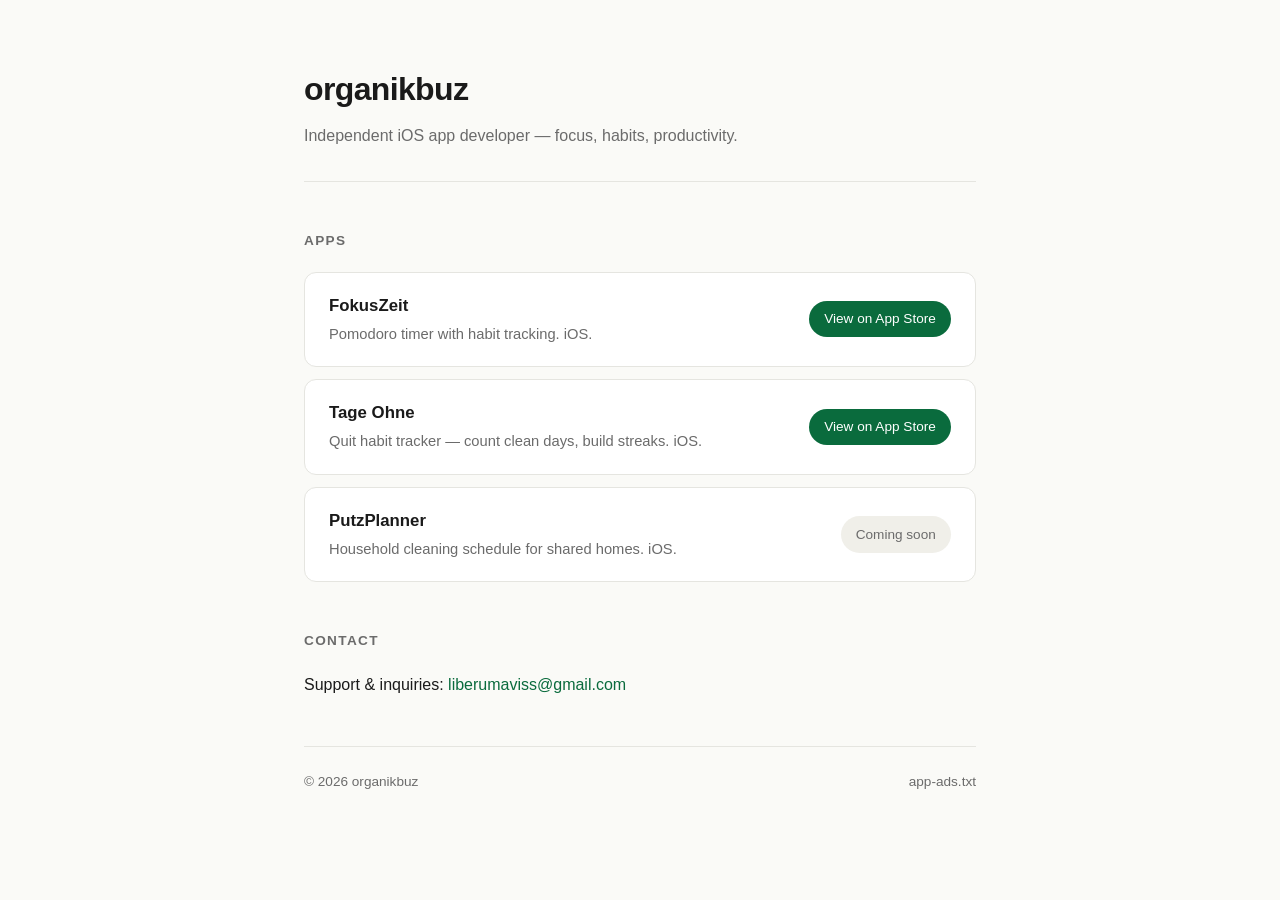
<file: index.html>
<!DOCTYPE html>
<html lang="en">
<head>
<meta charset="UTF-8">
<meta name="viewport" content="width=device-width, initial-scale=1">
<title>organikbuz — Independent Mobile App Developer</title>
<meta name="description" content="Independent iOS app developer. Focus, habits, productivity.">
<meta name="author" content="organikbuz">
<style>
  :root {
    --bg: #fafaf7;
    --surface: #ffffff;
    --text: #1a1a1a;
    --muted: #6b6b6b;
    --border: #e5e5e0;
    --accent: #0a6b3d;
  }
  * { box-sizing: border-box; }
  html, body { margin: 0; padding: 0; }
  body {
    font-family: -apple-system, BlinkMacSystemFont, "Segoe UI", "Helvetica Neue", sans-serif;
    background: var(--bg);
    color: var(--text);
    line-height: 1.6;
    -webkit-font-smoothing: antialiased;
  }
  .container {
    max-width: 720px;
    margin: 0 auto;
    padding: 4rem 1.5rem 3rem;
  }
  header {
    border-bottom: 1px solid var(--border);
    padding-bottom: 2rem;
    margin-bottom: 3rem;
  }
  h1 {
    font-size: 2rem;
    margin: 0 0 0.5rem 0;
    letter-spacing: -0.02em;
  }
  .tagline {
    color: var(--muted);
    margin: 0;
  }
  h2 {
    font-size: 0.85rem;
    text-transform: uppercase;
    letter-spacing: 0.1em;
    color: var(--muted);
    margin: 0 0 1.25rem 0;
    font-weight: 600;
  }
  section { margin-bottom: 3rem; }
  .app {
    background: var(--surface);
    border: 1px solid var(--border);
    border-radius: 12px;
    padding: 1.25rem 1.5rem;
    margin-bottom: 0.75rem;
    display: flex;
    justify-content: space-between;
    align-items: center;
    gap: 1rem;
    flex-wrap: wrap;
  }
  .app-info { flex: 1; min-width: 220px; }
  .app-name {
    font-weight: 600;
    font-size: 1.05rem;
    margin: 0 0 0.2rem 0;
  }
  .app-desc {
    color: var(--muted);
    margin: 0;
    font-size: 0.92rem;
  }
  .badge {
    display: inline-block;
    padding: 0.45rem 0.95rem;
    border-radius: 999px;
    font-size: 0.85rem;
    font-weight: 500;
    text-decoration: none;
    white-space: nowrap;
    transition: opacity 0.15s ease;
  }
  .badge-live {
    background: var(--accent);
    color: white;
  }
  .badge-live:hover { opacity: 0.85; }
  .badge-soon {
    background: #f0efe9;
    color: var(--muted);
  }
  .contact p { margin: 0; }
  .contact a {
    color: var(--accent);
    text-decoration: none;
  }
  .contact a:hover { text-decoration: underline; }
  footer {
    margin-top: 3rem;
    padding-top: 1.5rem;
    border-top: 1px solid var(--border);
    color: var(--muted);
    font-size: 0.85rem;
    display: flex;
    justify-content: space-between;
    flex-wrap: wrap;
    gap: 1rem;
  }
  footer a {
    color: var(--muted);
    text-decoration: none;
  }
  footer a:hover { color: var(--text); }
</style>
</head>
<body>
<div class="container">

  <header>
    <h1>organikbuz</h1>
    <p class="tagline">Independent iOS app developer — focus, habits, productivity.</p>
  </header>

  <section>
    <h2>Apps</h2>

    <div class="app">
      <div class="app-info">
        <p class="app-name">FokusZeit</p>
        <p class="app-desc">Pomodoro timer with habit tracking. iOS.</p>
      </div>
      <a class="badge badge-live" href="https://apps.apple.com/app/id6761782771">View on App Store</a>
    </div>

    <div class="app">
      <div class="app-info">
        <p class="app-name">Tage Ohne</p>
        <p class="app-desc">Quit habit tracker — count clean days, build streaks. iOS.</p>
      </div>
      <a class="badge badge-live" href="https://apps.apple.com/app/id6762144851">View on App Store</a>
    </div>

    <div class="app">
      <div class="app-info">
        <p class="app-name">PutzPlanner</p>
        <p class="app-desc">Household cleaning schedule for shared homes. iOS.</p>
      </div>
      <span class="badge badge-soon">Coming soon</span>
    </div>

  </section>

  <section class="contact">
    <h2>Contact</h2>
    <p>Support &amp; inquiries: <a href="mailto:liberumaviss@gmail.com">liberumaviss@gmail.com</a></p>
  </section>

  <footer>
    <span>&copy; 2026 organikbuz</span>
    <a href="/app-ads.txt">app-ads.txt</a>
  </footer>

</div>
</body>
</html>
</file>
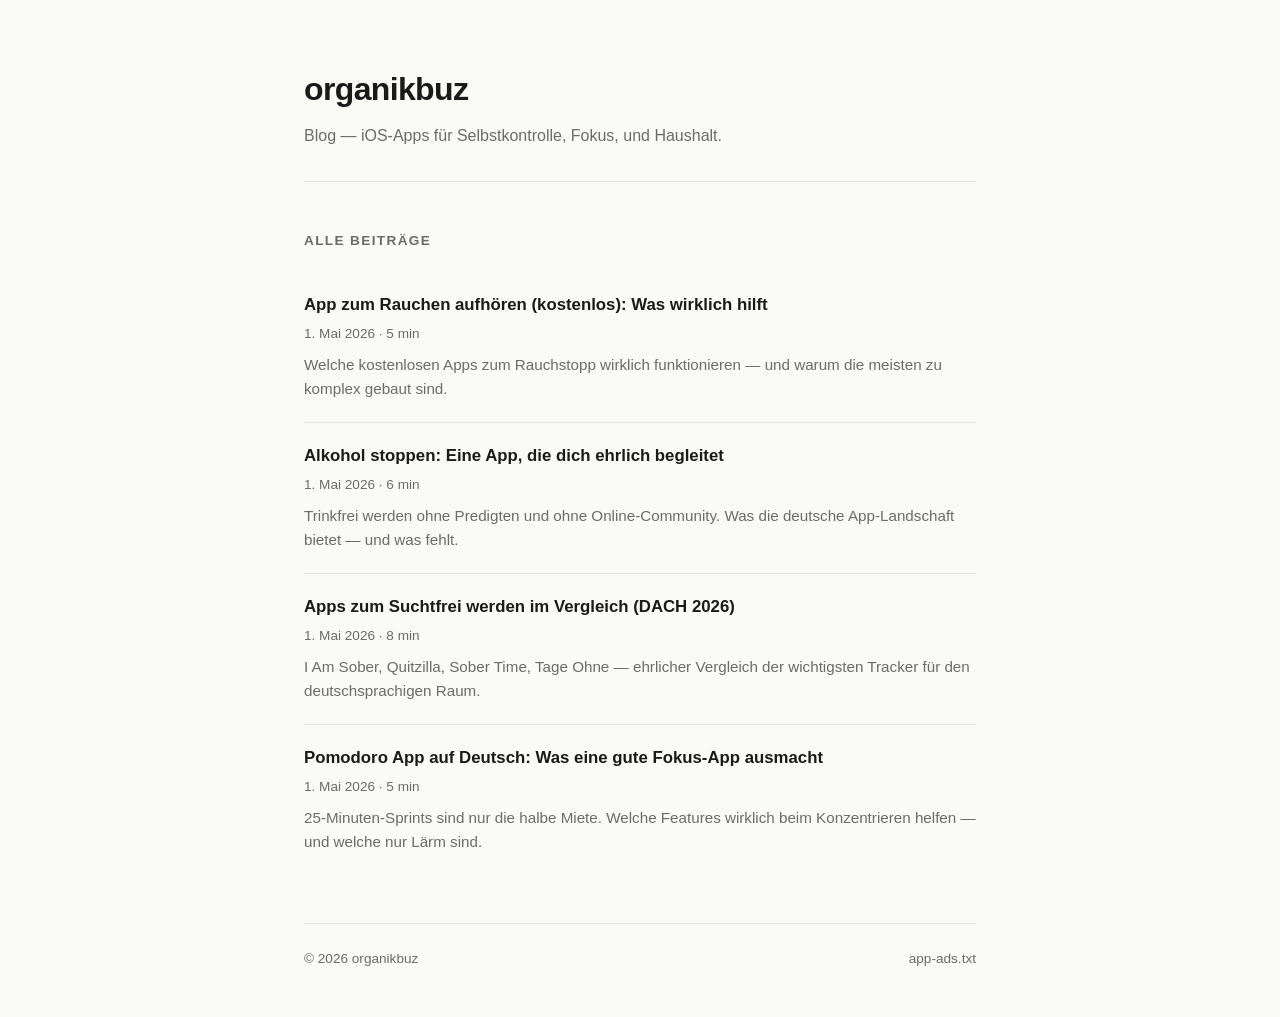
<file: blog/index.html>
<!DOCTYPE html>
<html lang="de">
<head>
<meta charset="UTF-8">
<meta name="viewport" content="width=device-width, initial-scale=1">
<title>Blog — organikbuz</title>
<meta name="description" content="Blog über iOS-Apps zum Aufhören, Konzentrieren und Aufräumen. Ehrliche Texte aus der Indie-App-Entwicklung im DACH-Raum.">
<link rel="stylesheet" href="/style.css">
</head>
<body>
<div class="container">

  <header>
    <h1><a href="/">organikbuz</a></h1>
    <p class="tagline">Blog — iOS-Apps für Selbstkontrolle, Fokus, und Haushalt.</p>
  </header>

  <section>
    <h2>Alle Beiträge</h2>
    <ul class="post-list">
      <li>
        <a href="/blog/app-zum-rauchen-aufhoeren-kostenlos.html">
          <p class="post-title">App zum Rauchen aufhören (kostenlos): Was wirklich hilft</p>
          <p class="post-meta">1. Mai 2026 · 5 min</p>
          <p class="post-excerpt">Welche kostenlosen Apps zum Rauchstopp wirklich funktionieren — und warum die meisten zu komplex gebaut sind.</p>
        </a>
      </li>
      <li>
        <a href="/blog/alkohol-stoppen-app-deutsch.html">
          <p class="post-title">Alkohol stoppen: Eine App, die dich ehrlich begleitet</p>
          <p class="post-meta">1. Mai 2026 · 6 min</p>
          <p class="post-excerpt">Trinkfrei werden ohne Predigten und ohne Online-Community. Was die deutsche App-Landschaft bietet — und was fehlt.</p>
        </a>
      </li>
      <li>
        <a href="/blog/sucht-app-vergleich.html">
          <p class="post-title">Apps zum Suchtfrei werden im Vergleich (DACH 2026)</p>
          <p class="post-meta">1. Mai 2026 · 8 min</p>
          <p class="post-excerpt">I Am Sober, Quitzilla, Sober Time, Tage Ohne — ehrlicher Vergleich der wichtigsten Tracker für den deutschsprachigen Raum.</p>
        </a>
      </li>
      <li>
        <a href="/blog/pomodoro-app-deutsch.html">
          <p class="post-title">Pomodoro App auf Deutsch: Was eine gute Fokus-App ausmacht</p>
          <p class="post-meta">1. Mai 2026 · 5 min</p>
          <p class="post-excerpt">25-Minuten-Sprints sind nur die halbe Miete. Welche Features wirklich beim Konzentrieren helfen — und welche nur Lärm sind.</p>
        </a>
      </li>
    </ul>
  </section>

  <footer>
    <span>&copy; 2026 organikbuz</span>
    <a href="/app-ads.txt">app-ads.txt</a>
  </footer>

</div>
</body>
</html>
</file>
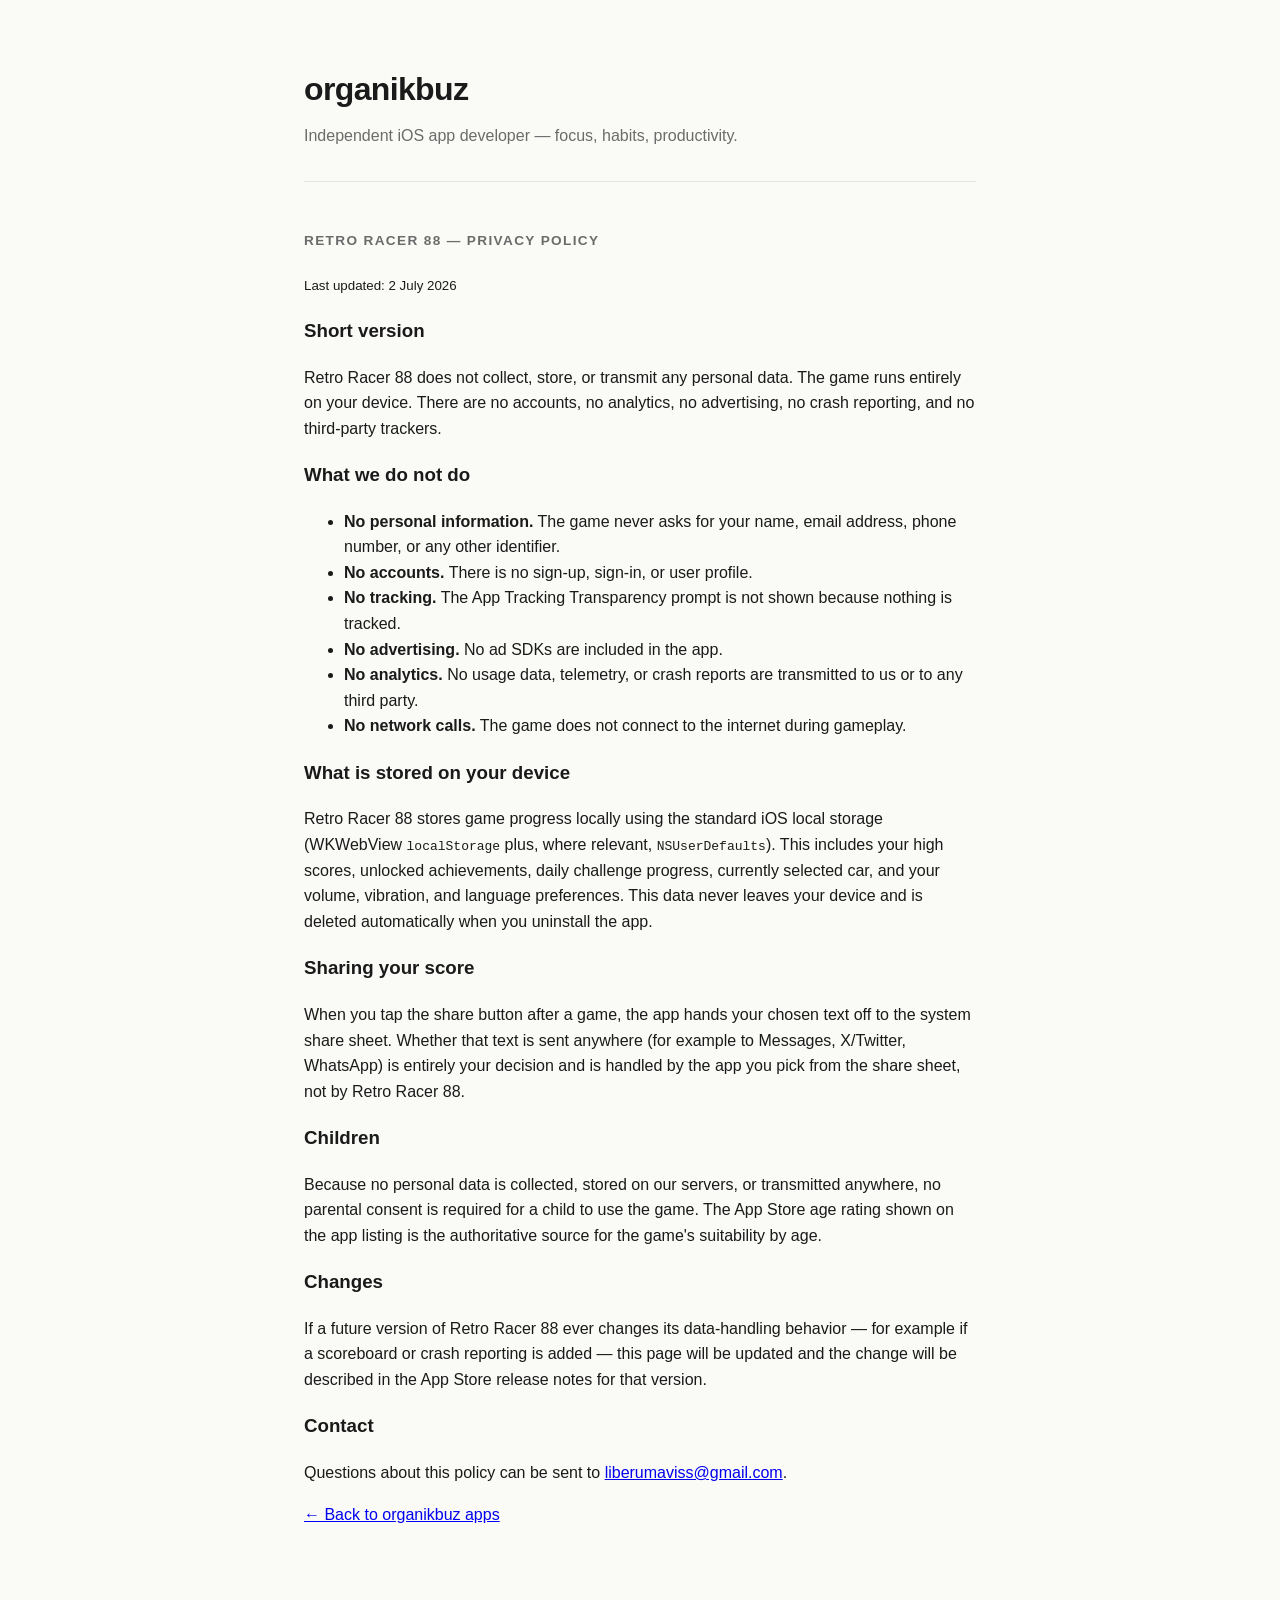
<file: retro-racer-88-privacy.html>
<!DOCTYPE html>
<html lang="en">
<head>
<meta charset="UTF-8">
<meta name="viewport" content="width=device-width, initial-scale=1">
<title>Retro Racer 88 — Privacy Policy</title>
<meta name="description" content="Privacy policy for Retro Racer 88, a retro arcade racing game for iOS. No data collected, no tracking, fully offline.">
<link rel="stylesheet" href="/style.css">
</head>
<body>
<div class="container">

  <header>
    <h1><a href="/">organikbuz</a></h1>
    <p class="tagline">Independent iOS app developer — focus, habits, productivity.</p>
  </header>

  <section>
    <h2>Retro Racer 88 — Privacy Policy</h2>
    <p><small>Last updated: 2 July 2026</small></p>

    <h3>Short version</h3>
    <p>
      Retro Racer 88 does not collect, store, or transmit any personal data.
      The game runs entirely on your device. There are no accounts, no analytics,
      no advertising, no crash reporting, and no third-party trackers.
    </p>

    <h3>What we do not do</h3>
    <ul>
      <li><strong>No personal information.</strong> The game never asks for your name, email address, phone number, or any other identifier.</li>
      <li><strong>No accounts.</strong> There is no sign-up, sign-in, or user profile.</li>
      <li><strong>No tracking.</strong> The App Tracking Transparency prompt is not shown because nothing is tracked.</li>
      <li><strong>No advertising.</strong> No ad SDKs are included in the app.</li>
      <li><strong>No analytics.</strong> No usage data, telemetry, or crash reports are transmitted to us or to any third party.</li>
      <li><strong>No network calls.</strong> The game does not connect to the internet during gameplay.</li>
    </ul>

    <h3>What is stored on your device</h3>
    <p>
      Retro Racer 88 stores game progress locally using the standard iOS local
      storage (WKWebView <code>localStorage</code> plus, where relevant,
      <code>NSUserDefaults</code>). This includes your high scores, unlocked
      achievements, daily challenge progress, currently selected car, and your
      volume, vibration, and language preferences. This data never leaves your
      device and is deleted automatically when you uninstall the app.
    </p>

    <h3>Sharing your score</h3>
    <p>
      When you tap the share button after a game, the app hands your chosen
      text off to the system share sheet. Whether that text is sent anywhere
      (for example to Messages, X/Twitter, WhatsApp) is entirely your decision
      and is handled by the app you pick from the share sheet, not by
      Retro Racer 88.
    </p>

    <h3>Children</h3>
    <p>
      Because no personal data is collected, stored on our servers, or
      transmitted anywhere, no parental consent is required for a child to use
      the game. The App Store age rating shown on the app listing is the
      authoritative source for the game's suitability by age.
    </p>

    <h3>Changes</h3>
    <p>
      If a future version of Retro Racer 88 ever changes its data-handling
      behavior — for example if a scoreboard or crash reporting is added — this
      page will be updated and the change will be described in the App Store
      release notes for that version.
    </p>

    <h3>Contact</h3>
    <p>
      Questions about this policy can be sent to
      <a href="mailto:liberumaviss@gmail.com">liberumaviss@gmail.com</a>.
    </p>

    <p>
      <a href="/">← Back to organikbuz apps</a>
    </p>
  </section>

</div>
</body>
</html>
</file>
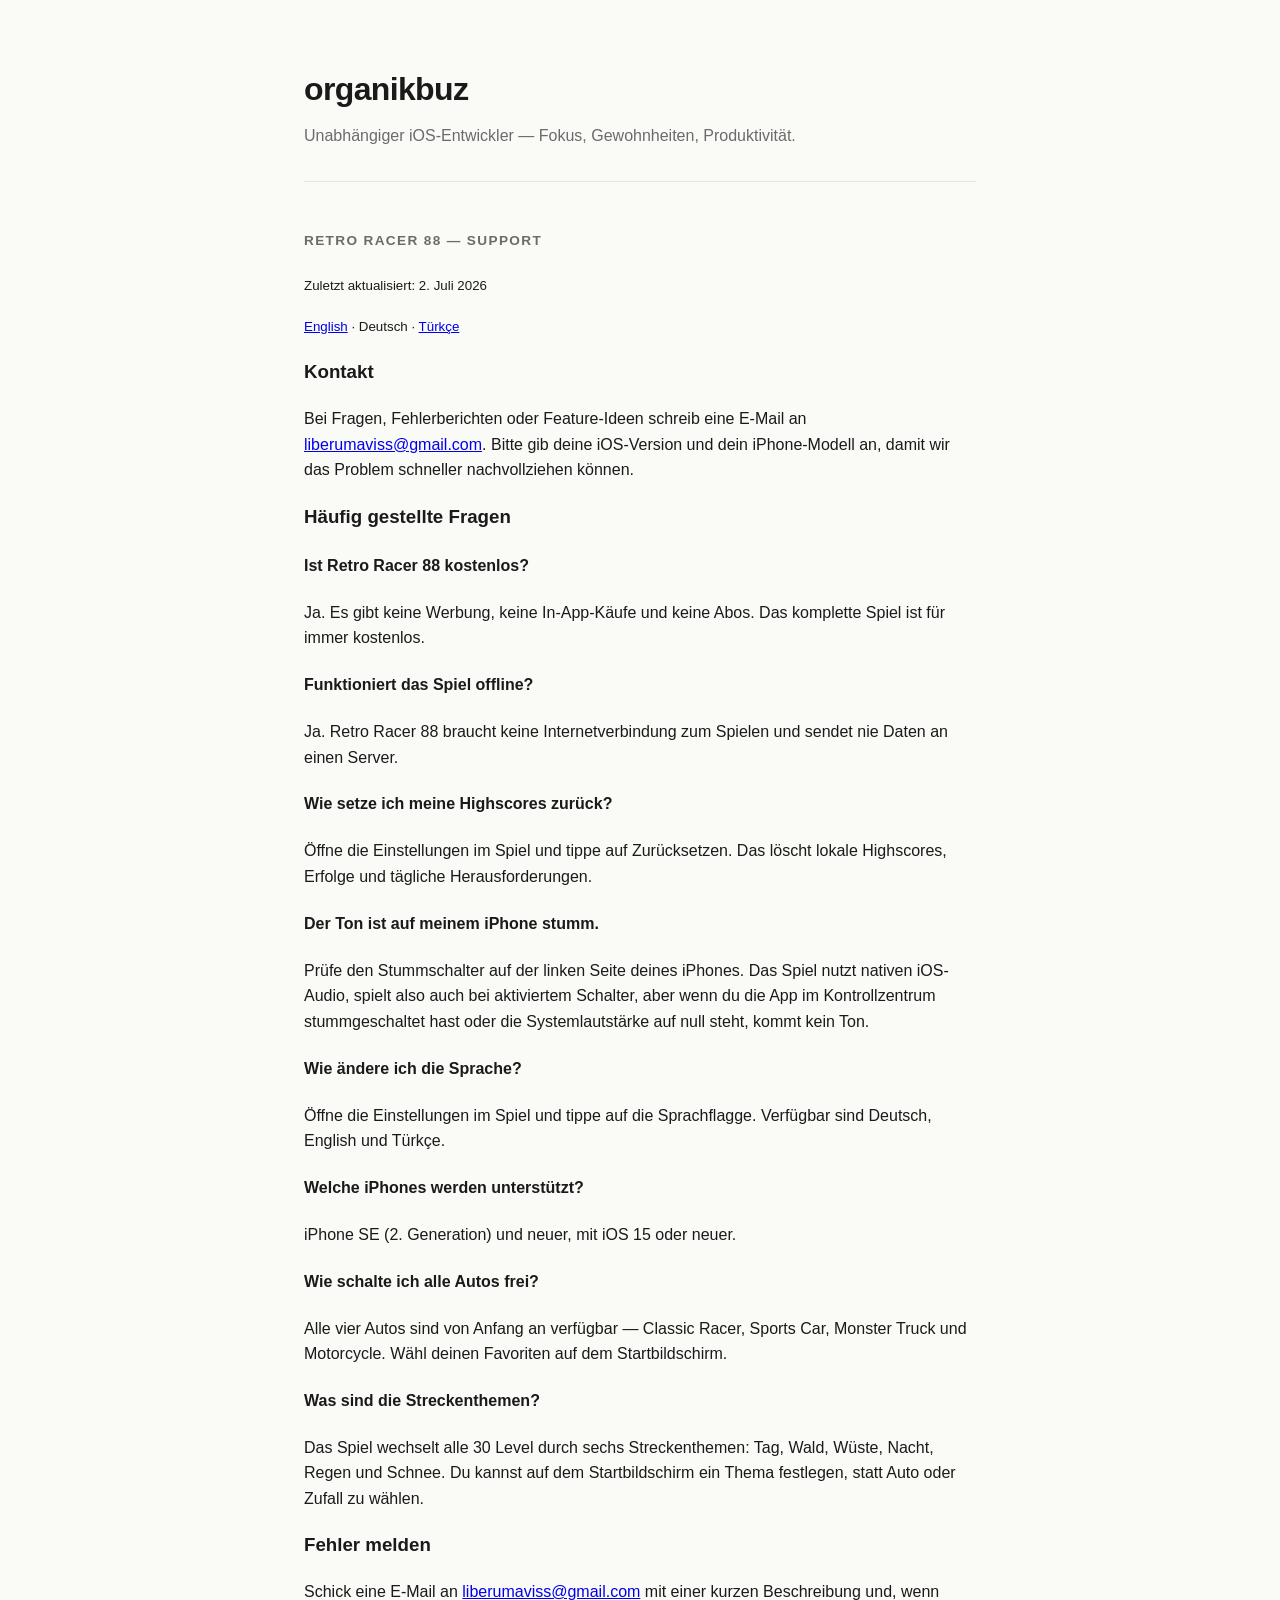
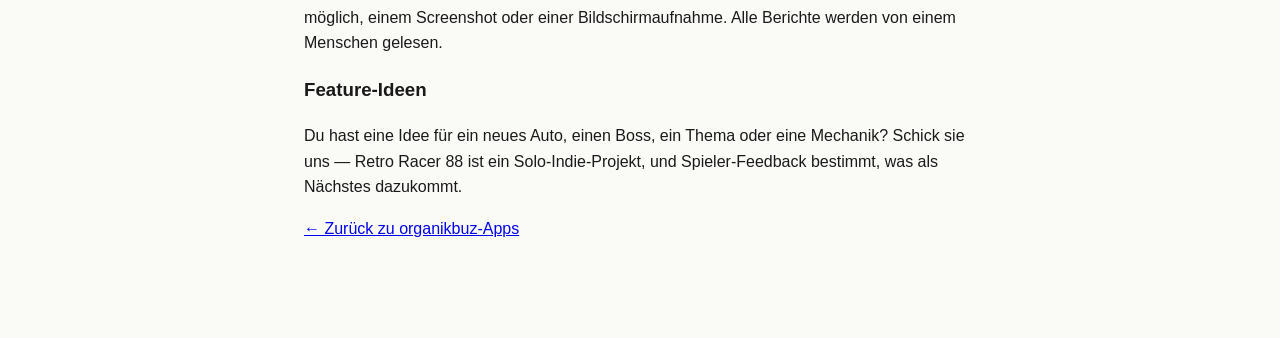
<file: retro-racer-88-support-de.html>
<!DOCTYPE html>
<html lang="de">
<head>
<meta charset="UTF-8">
<meta name="viewport" content="width=device-width, initial-scale=1">
<title>Retro Racer 88 — Support</title>
<meta name="description" content="Support-Seite für Retro Racer 88 — ein Retro-Arcade-Racer für iOS.">
<link rel="stylesheet" href="/style.css">
</head>
<body>
<div class="container">

  <header>
    <h1><a href="/">organikbuz</a></h1>
    <p class="tagline">Unabhängiger iOS-Entwickler — Fokus, Gewohnheiten, Produktivität.</p>
  </header>

  <section>
    <h2>Retro Racer 88 — Support</h2>
    <p><small>Zuletzt aktualisiert: 2. Juli 2026</small></p>
    <p><small>
      <a href="/retro-racer-88-support.html">English</a> ·
      Deutsch ·
      <a href="/retro-racer-88-support-tr.html">Türkçe</a>
    </small></p>

    <h3>Kontakt</h3>
    <p>
      Bei Fragen, Fehlerberichten oder Feature-Ideen schreib eine E-Mail an
      <a href="mailto:liberumaviss@gmail.com?subject=Retro%20Racer%2088%20-%20Support">liberumaviss@gmail.com</a>.
      Bitte gib deine iOS-Version und dein iPhone-Modell an, damit wir das Problem schneller nachvollziehen können.
    </p>

    <h3>Häufig gestellte Fragen</h3>

    <h4>Ist Retro Racer 88 kostenlos?</h4>
    <p>Ja. Es gibt keine Werbung, keine In-App-Käufe und keine Abos. Das komplette Spiel ist für immer kostenlos.</p>

    <h4>Funktioniert das Spiel offline?</h4>
    <p>Ja. Retro Racer 88 braucht keine Internetverbindung zum Spielen und sendet nie Daten an einen Server.</p>

    <h4>Wie setze ich meine Highscores zurück?</h4>
    <p>Öffne die Einstellungen im Spiel und tippe auf Zurücksetzen. Das löscht lokale Highscores, Erfolge und tägliche Herausforderungen.</p>

    <h4>Der Ton ist auf meinem iPhone stumm.</h4>
    <p>Prüfe den Stummschalter auf der linken Seite deines iPhones. Das Spiel nutzt nativen iOS-Audio, spielt also auch bei aktiviertem Schalter, aber wenn du die App im Kontrollzentrum stummgeschaltet hast oder die Systemlautstärke auf null steht, kommt kein Ton.</p>

    <h4>Wie ändere ich die Sprache?</h4>
    <p>Öffne die Einstellungen im Spiel und tippe auf die Sprachflagge. Verfügbar sind Deutsch, English und Türkçe.</p>

    <h4>Welche iPhones werden unterstützt?</h4>
    <p>iPhone SE (2. Generation) und neuer, mit iOS 15 oder neuer.</p>

    <h4>Wie schalte ich alle Autos frei?</h4>
    <p>Alle vier Autos sind von Anfang an verfügbar — Classic Racer, Sports Car, Monster Truck und Motorcycle. Wähl deinen Favoriten auf dem Startbildschirm.</p>

    <h4>Was sind die Streckenthemen?</h4>
    <p>Das Spiel wechselt alle 30 Level durch sechs Streckenthemen: Tag, Wald, Wüste, Nacht, Regen und Schnee. Du kannst auf dem Startbildschirm ein Thema festlegen, statt Auto oder Zufall zu wählen.</p>

    <h3>Fehler melden</h3>
    <p>
      Schick eine E-Mail an
      <a href="mailto:liberumaviss@gmail.com?subject=Retro%20Racer%2088%20-%20Bug%20Report">liberumaviss@gmail.com</a>
      mit einer kurzen Beschreibung und, wenn möglich, einem Screenshot oder einer Bildschirmaufnahme. Alle Berichte werden von einem Menschen gelesen.
    </p>

    <h3>Feature-Ideen</h3>
    <p>
      Du hast eine Idee für ein neues Auto, einen Boss, ein Thema oder eine Mechanik? Schick sie uns — Retro Racer 88 ist ein Solo-Indie-Projekt, und Spieler-Feedback bestimmt, was als Nächstes dazukommt.
    </p>

    <p>
      <a href="/">← Zurück zu organikbuz-Apps</a>
    </p>
  </section>

</div>
</body>
</html>
</file>
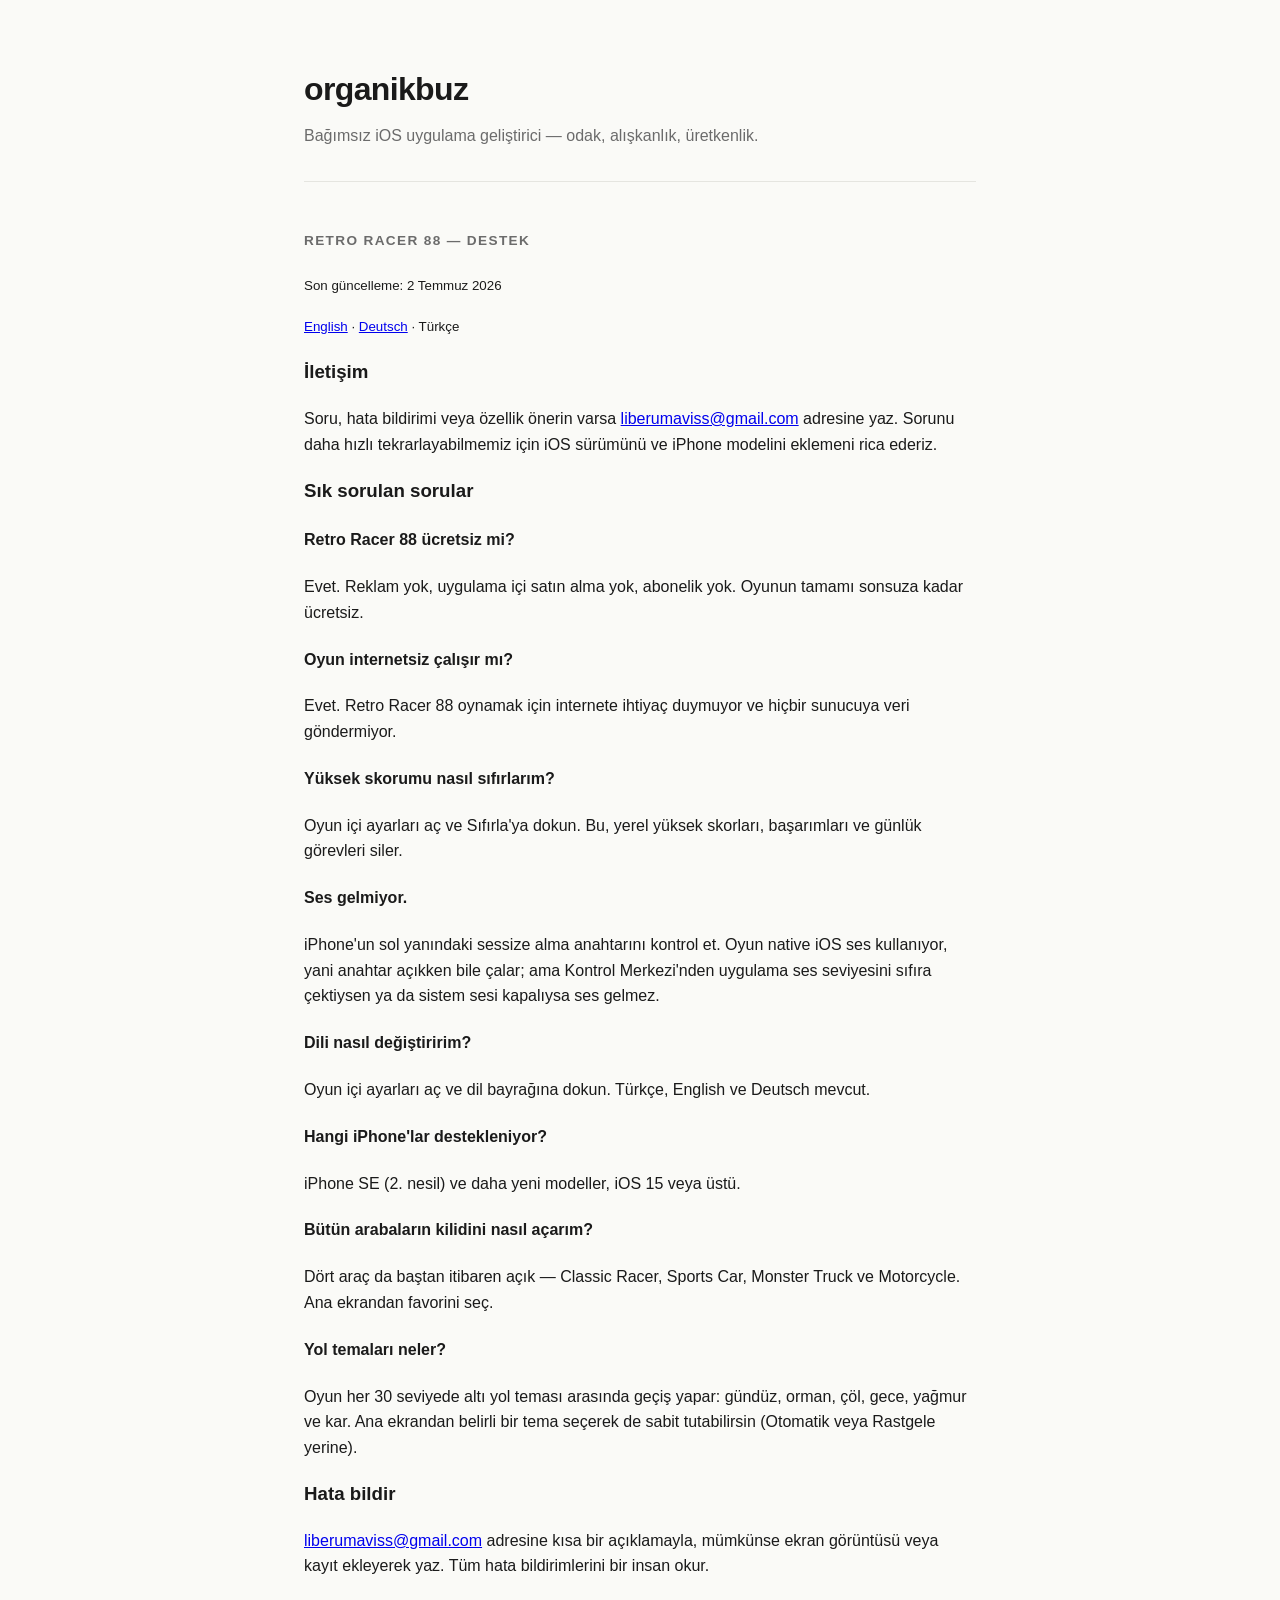
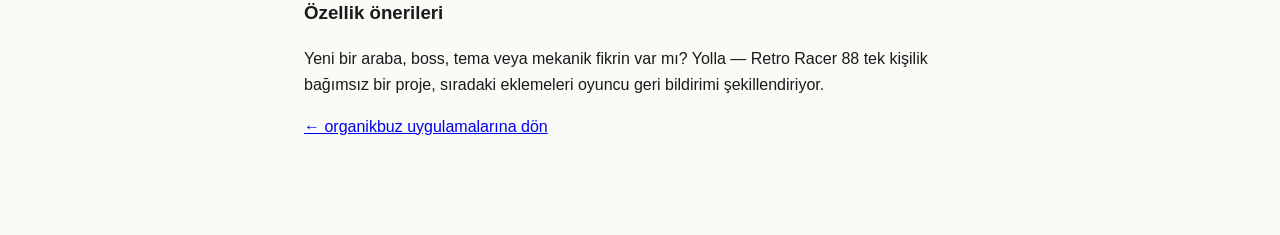
<file: retro-racer-88-support-tr.html>
<!DOCTYPE html>
<html lang="tr">
<head>
<meta charset="UTF-8">
<meta name="viewport" content="width=device-width, initial-scale=1">
<title>Retro Racer 88 — Destek</title>
<meta name="description" content="Retro Racer 88 destek sayfası — iOS için retro arcade yarış oyunu.">
<link rel="stylesheet" href="/style.css">
</head>
<body>
<div class="container">

  <header>
    <h1><a href="/">organikbuz</a></h1>
    <p class="tagline">Bağımsız iOS uygulama geliştirici — odak, alışkanlık, üretkenlik.</p>
  </header>

  <section>
    <h2>Retro Racer 88 — Destek</h2>
    <p><small>Son güncelleme: 2 Temmuz 2026</small></p>
    <p><small>
      <a href="/retro-racer-88-support.html">English</a> ·
      <a href="/retro-racer-88-support-de.html">Deutsch</a> ·
      Türkçe
    </small></p>

    <h3>İletişim</h3>
    <p>
      Soru, hata bildirimi veya özellik önerin varsa
      <a href="mailto:liberumaviss@gmail.com?subject=Retro%20Racer%2088%20-%20Destek">liberumaviss@gmail.com</a>
      adresine yaz. Sorunu daha hızlı tekrarlayabilmemiz için iOS sürümünü ve iPhone modelini eklemeni rica ederiz.
    </p>

    <h3>Sık sorulan sorular</h3>

    <h4>Retro Racer 88 ücretsiz mi?</h4>
    <p>Evet. Reklam yok, uygulama içi satın alma yok, abonelik yok. Oyunun tamamı sonsuza kadar ücretsiz.</p>

    <h4>Oyun internetsiz çalışır mı?</h4>
    <p>Evet. Retro Racer 88 oynamak için internete ihtiyaç duymuyor ve hiçbir sunucuya veri göndermiyor.</p>

    <h4>Yüksek skorumu nasıl sıfırlarım?</h4>
    <p>Oyun içi ayarları aç ve Sıfırla'ya dokun. Bu, yerel yüksek skorları, başarımları ve günlük görevleri siler.</p>

    <h4>Ses gelmiyor.</h4>
    <p>iPhone'un sol yanındaki sessize alma anahtarını kontrol et. Oyun native iOS ses kullanıyor, yani anahtar açıkken bile çalar; ama Kontrol Merkezi'nden uygulama ses seviyesini sıfıra çektiysen ya da sistem sesi kapalıysa ses gelmez.</p>

    <h4>Dili nasıl değiştiririm?</h4>
    <p>Oyun içi ayarları aç ve dil bayrağına dokun. Türkçe, English ve Deutsch mevcut.</p>

    <h4>Hangi iPhone'lar destekleniyor?</h4>
    <p>iPhone SE (2. nesil) ve daha yeni modeller, iOS 15 veya üstü.</p>

    <h4>Bütün arabaların kilidini nasıl açarım?</h4>
    <p>Dört araç da baştan itibaren açık — Classic Racer, Sports Car, Monster Truck ve Motorcycle. Ana ekrandan favorini seç.</p>

    <h4>Yol temaları neler?</h4>
    <p>Oyun her 30 seviyede altı yol teması arasında geçiş yapar: gündüz, orman, çöl, gece, yağmur ve kar. Ana ekrandan belirli bir tema seçerek de sabit tutabilirsin (Otomatik veya Rastgele yerine).</p>

    <h3>Hata bildir</h3>
    <p>
      <a href="mailto:liberumaviss@gmail.com?subject=Retro%20Racer%2088%20-%20Bug%20Report">liberumaviss@gmail.com</a>
      adresine kısa bir açıklamayla, mümkünse ekran görüntüsü veya kayıt ekleyerek yaz. Tüm hata bildirimlerini bir insan okur.
    </p>

    <h3>Özellik önerileri</h3>
    <p>
      Yeni bir araba, boss, tema veya mekanik fikrin var mı? Yolla — Retro Racer 88 tek kişilik bağımsız bir proje, sıradaki eklemeleri oyuncu geri bildirimi şekillendiriyor.
    </p>

    <p>
      <a href="/">← organikbuz uygulamalarına dön</a>
    </p>
  </section>

</div>
</body>
</html>
</file>
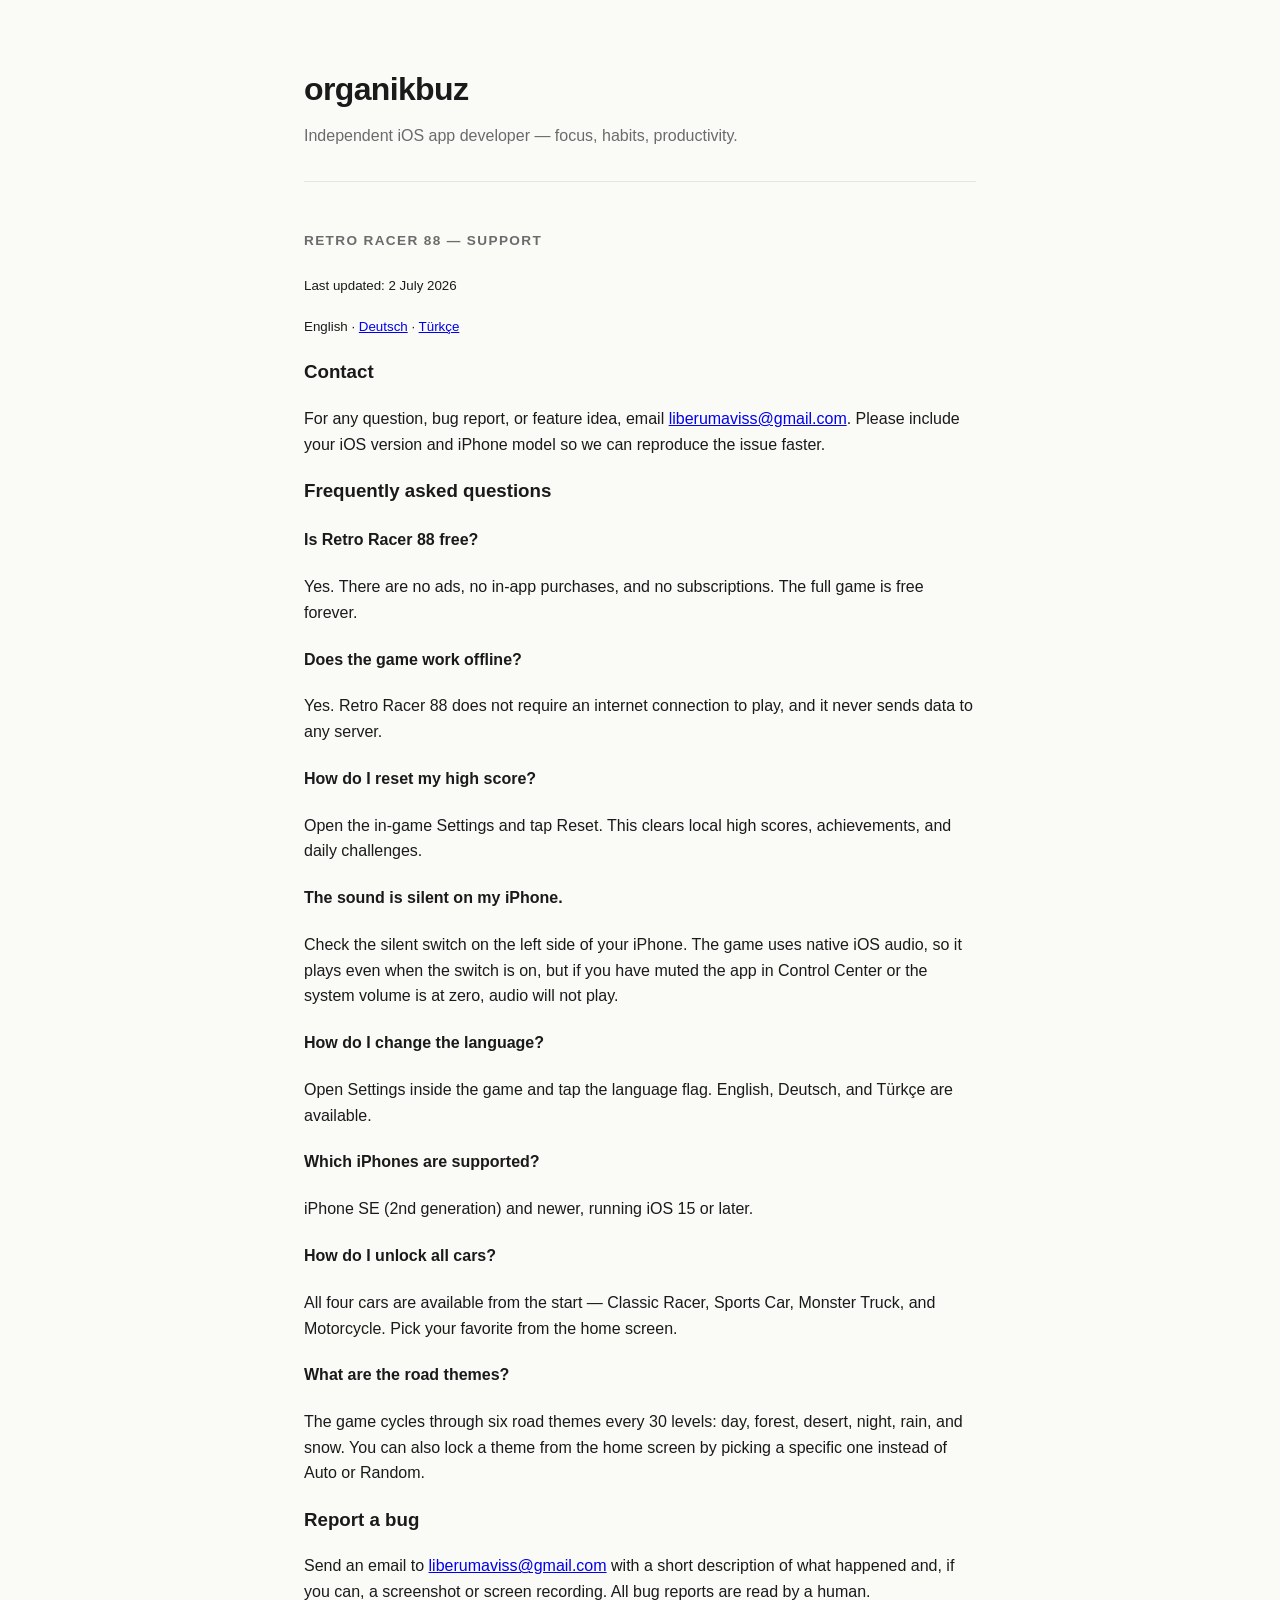
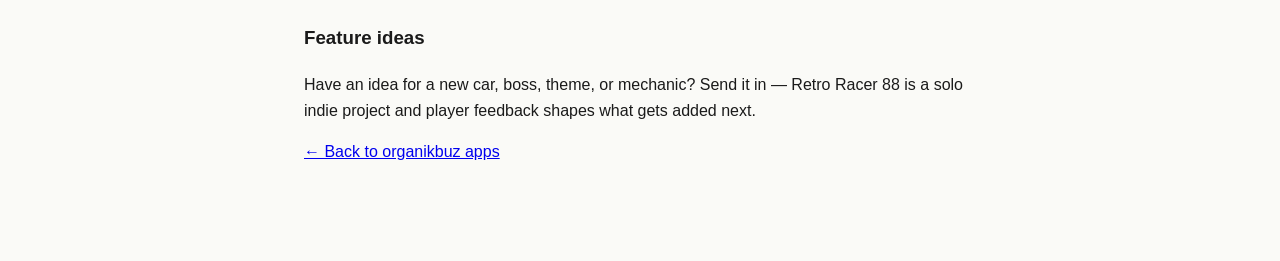
<file: retro-racer-88-support.html>
<!DOCTYPE html>
<html lang="en">
<head>
<meta charset="UTF-8">
<meta name="viewport" content="width=device-width, initial-scale=1">
<title>Retro Racer 88 — Support</title>
<meta name="description" content="Support page for Retro Racer 88 — a retro arcade racing game for iOS.">
<link rel="stylesheet" href="/style.css">
</head>
<body>
<div class="container">

  <header>
    <h1><a href="/">organikbuz</a></h1>
    <p class="tagline">Independent iOS app developer — focus, habits, productivity.</p>
  </header>

  <section>
    <h2>Retro Racer 88 — Support</h2>
    <p><small>Last updated: 2 July 2026</small></p>
    <p><small>
      English ·
      <a href="/retro-racer-88-support-de.html">Deutsch</a> ·
      <a href="/retro-racer-88-support-tr.html">Türkçe</a>
    </small></p>

    <h3>Contact</h3>
    <p>
      For any question, bug report, or feature idea, email
      <a href="mailto:liberumaviss@gmail.com?subject=Retro%20Racer%2088%20-%20Support">liberumaviss@gmail.com</a>.
      Please include your iOS version and iPhone model so we can reproduce the issue faster.
    </p>

    <h3>Frequently asked questions</h3>

    <h4>Is Retro Racer 88 free?</h4>
    <p>Yes. There are no ads, no in-app purchases, and no subscriptions. The full game is free forever.</p>

    <h4>Does the game work offline?</h4>
    <p>Yes. Retro Racer 88 does not require an internet connection to play, and it never sends data to any server.</p>

    <h4>How do I reset my high score?</h4>
    <p>Open the in-game Settings and tap Reset. This clears local high scores, achievements, and daily challenges.</p>

    <h4>The sound is silent on my iPhone.</h4>
    <p>Check the silent switch on the left side of your iPhone. The game uses native iOS audio, so it plays even when the switch is on, but if you have muted the app in Control Center or the system volume is at zero, audio will not play.</p>

    <h4>How do I change the language?</h4>
    <p>Open Settings inside the game and tap the language flag. English, Deutsch, and Türkçe are available.</p>

    <h4>Which iPhones are supported?</h4>
    <p>iPhone SE (2nd generation) and newer, running iOS 15 or later.</p>

    <h4>How do I unlock all cars?</h4>
    <p>All four cars are available from the start — Classic Racer, Sports Car, Monster Truck, and Motorcycle. Pick your favorite from the home screen.</p>

    <h4>What are the road themes?</h4>
    <p>The game cycles through six road themes every 30 levels: day, forest, desert, night, rain, and snow. You can also lock a theme from the home screen by picking a specific one instead of Auto or Random.</p>

    <h3>Report a bug</h3>
    <p>
      Send an email to
      <a href="mailto:liberumaviss@gmail.com?subject=Retro%20Racer%2088%20-%20Bug%20Report">liberumaviss@gmail.com</a>
      with a short description of what happened and, if you can, a screenshot or screen recording. All bug reports are read by a human.
    </p>

    <h3>Feature ideas</h3>
    <p>
      Have an idea for a new car, boss, theme, or mechanic? Send it in — Retro Racer 88 is a solo indie project and player feedback shapes what gets added next.
    </p>

    <p>
      <a href="/">← Back to organikbuz apps</a>
    </p>
  </section>

</div>
</body>
</html>
</file>
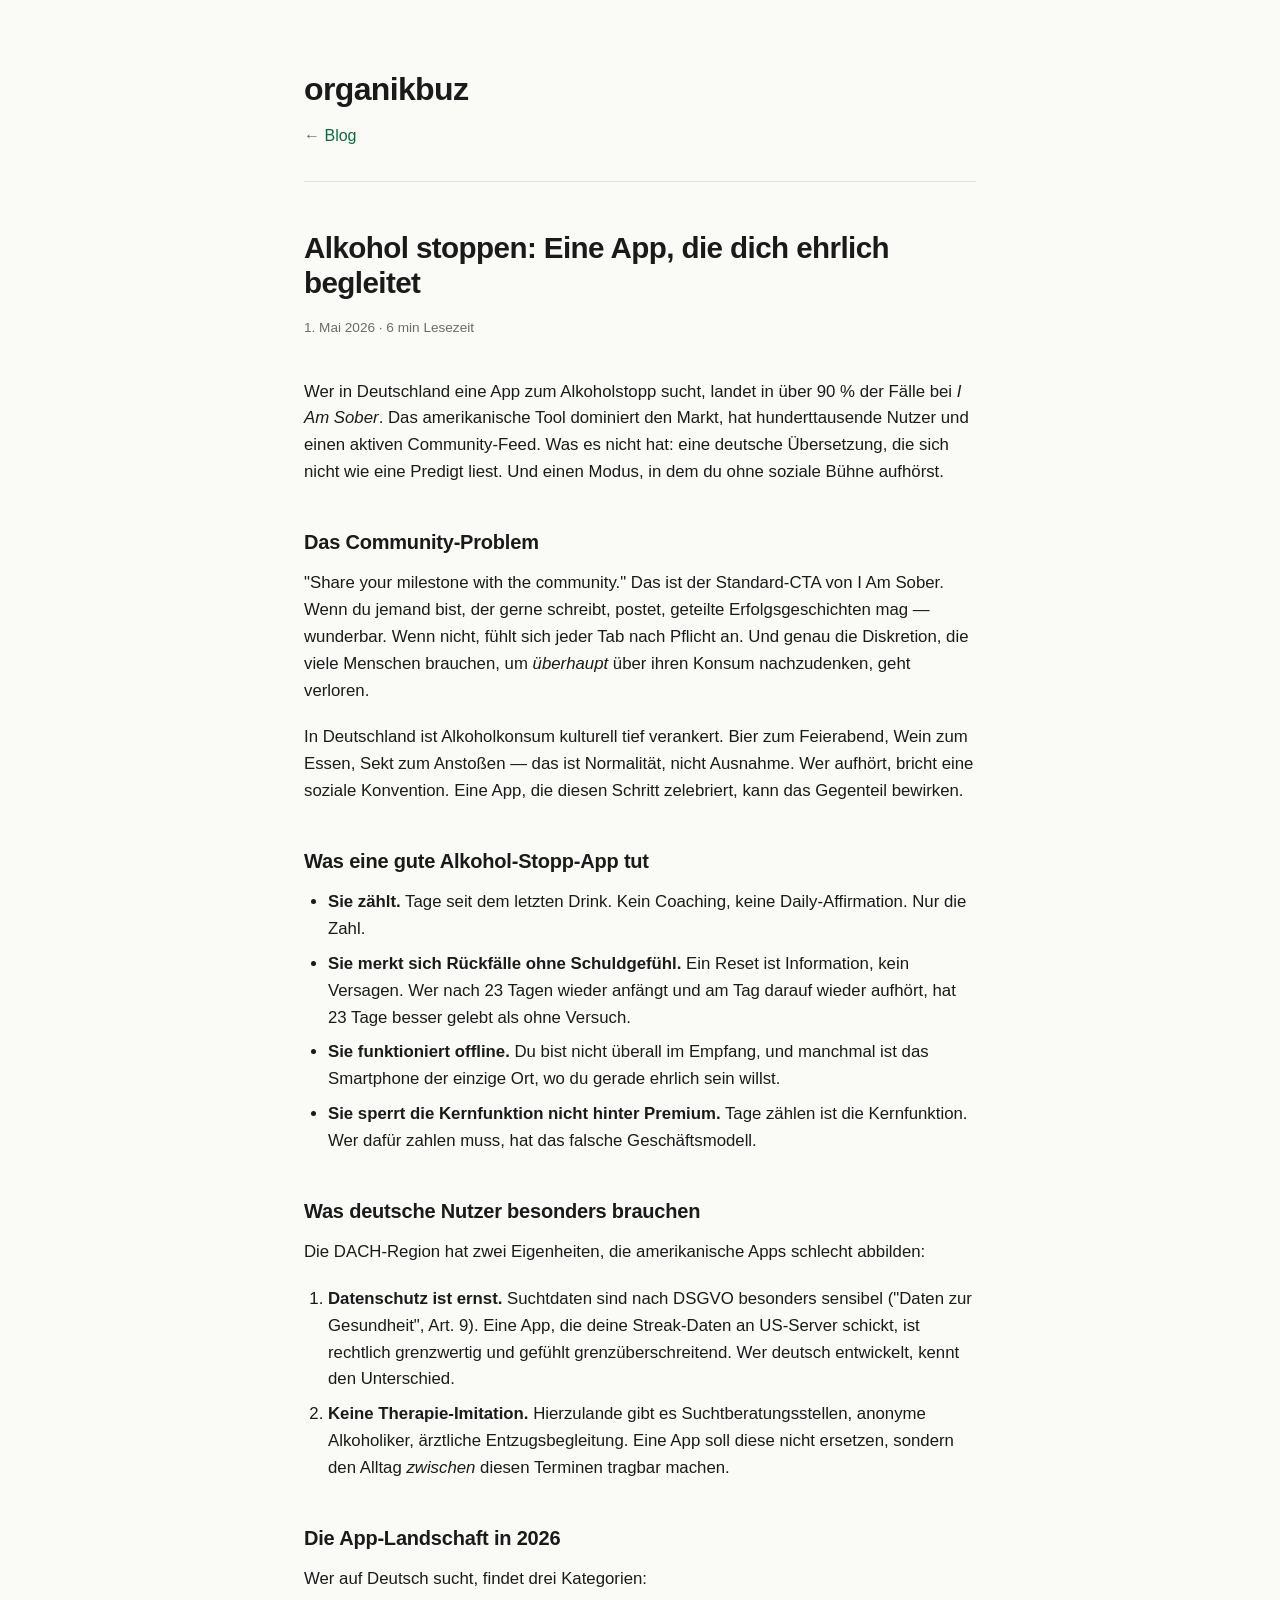
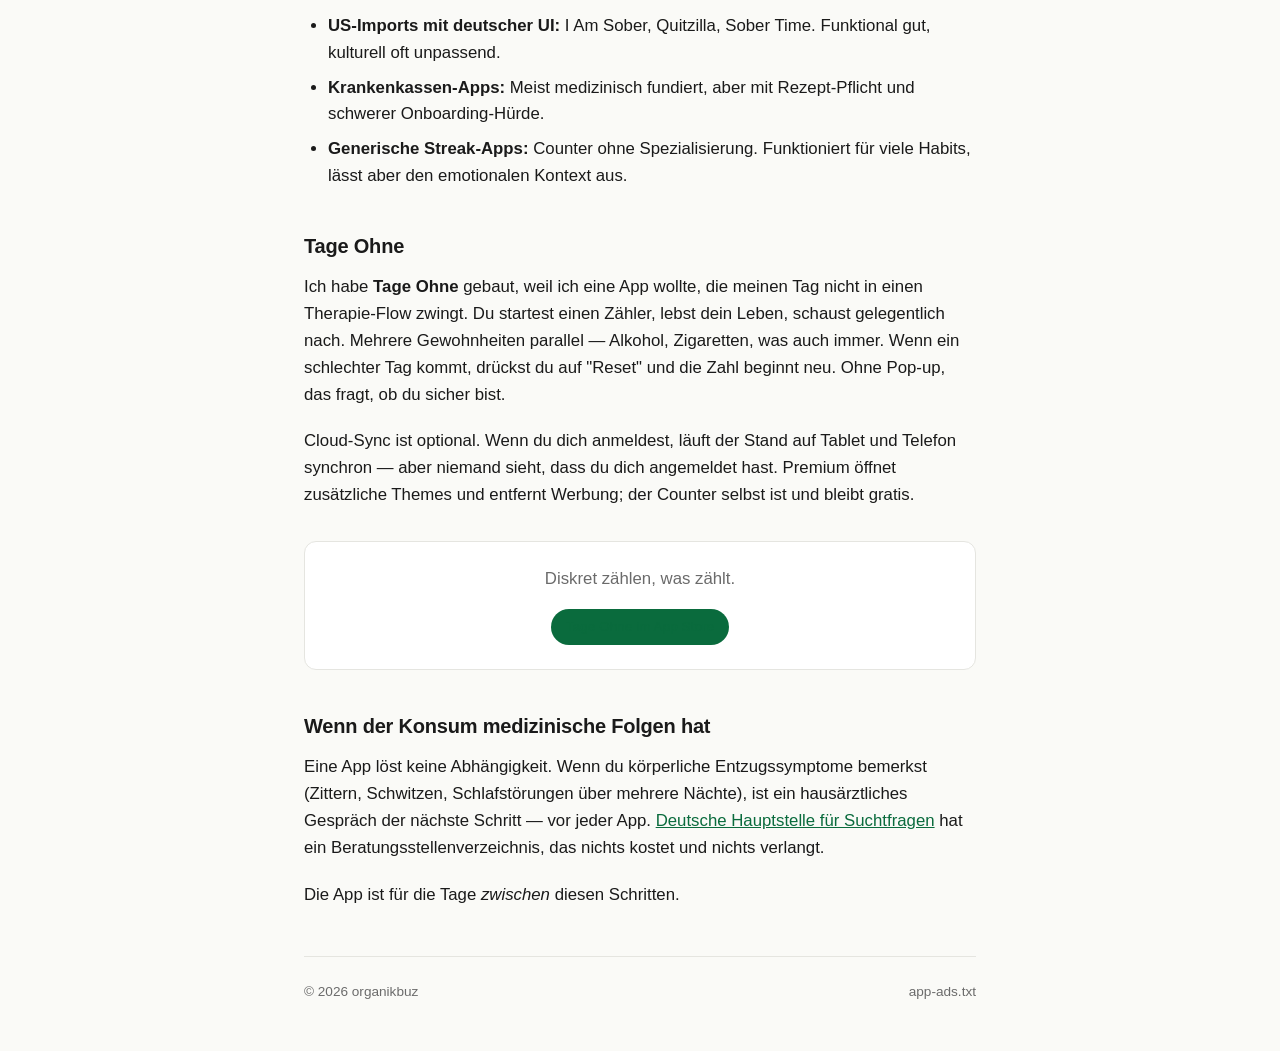
<file: blog/alkohol-stoppen-app-deutsch.html>
<!DOCTYPE html>
<html lang="de">
<head>
<meta charset="UTF-8">
<meta name="viewport" content="width=device-width, initial-scale=1">
<title>Alkohol stoppen: Eine App, die dich ehrlich begleitet — organikbuz</title>
<meta name="description" content="Alkoholfrei werden ohne Predigten und ohne Pflicht-Community. Was die deutsche App-Landschaft bietet und warum die meisten amerikanischen Tools nicht passen.">
<meta name="keywords" content="alkohol stoppen app, alkoholfrei app, trockene tage zählen, sober app deutsch, alkohol tracker">
<link rel="stylesheet" href="/style.css">
</head>
<body>
<div class="container">

  <header>
    <h1><a href="/">organikbuz</a></h1>
    <p class="tagline">← <a href="/blog/" style="color: var(--accent); text-decoration: none;">Blog</a></p>
  </header>

  <article class="article">
    <h1>Alkohol stoppen: Eine App, die dich ehrlich begleitet</h1>
    <p class="post-meta">1. Mai 2026 · 6 min Lesezeit</p>

    <p>Wer in Deutschland eine App zum Alkoholstopp sucht, landet in über 90 % der Fälle bei <em>I Am Sober</em>. Das amerikanische Tool dominiert den Markt, hat hunderttausende Nutzer und einen aktiven Community-Feed. Was es nicht hat: eine deutsche Übersetzung, die sich nicht wie eine Predigt liest. Und einen Modus, in dem du ohne soziale Bühne aufhörst.</p>

    <h3>Das Community-Problem</h3>

    <p>"Share your milestone with the community." Das ist der Standard-CTA von I Am Sober. Wenn du jemand bist, der gerne schreibt, postet, geteilte Erfolgsgeschichten mag — wunderbar. Wenn nicht, fühlt sich jeder Tab nach Pflicht an. Und genau die Diskretion, die viele Menschen brauchen, um <em>überhaupt</em> über ihren Konsum nachzudenken, geht verloren.</p>

    <p>In Deutschland ist Alkoholkonsum kulturell tief verankert. Bier zum Feierabend, Wein zum Essen, Sekt zum Anstoßen — das ist Normalität, nicht Ausnahme. Wer aufhört, bricht eine soziale Konvention. Eine App, die diesen Schritt zelebriert, kann das Gegenteil bewirken.</p>

    <h3>Was eine gute Alkohol-Stopp-App tut</h3>

    <ul>
      <li><strong>Sie zählt.</strong> Tage seit dem letzten Drink. Kein Coaching, keine Daily-Affirmation. Nur die Zahl.</li>
      <li><strong>Sie merkt sich Rückfälle ohne Schuldgefühl.</strong> Ein Reset ist Information, kein Versagen. Wer nach 23 Tagen wieder anfängt und am Tag darauf wieder aufhört, hat 23 Tage besser gelebt als ohne Versuch.</li>
      <li><strong>Sie funktioniert offline.</strong> Du bist nicht überall im Empfang, und manchmal ist das Smartphone der einzige Ort, wo du gerade ehrlich sein willst.</li>
      <li><strong>Sie sperrt die Kernfunktion nicht hinter Premium.</strong> Tage zählen ist die Kernfunktion. Wer dafür zahlen muss, hat das falsche Geschäftsmodell.</li>
    </ul>

    <h3>Was deutsche Nutzer besonders brauchen</h3>

    <p>Die DACH-Region hat zwei Eigenheiten, die amerikanische Apps schlecht abbilden:</p>

    <ol>
      <li><strong>Datenschutz ist ernst.</strong> Suchtdaten sind nach DSGVO besonders sensibel ("Daten zur Gesundheit", Art. 9). Eine App, die deine Streak-Daten an US-Server schickt, ist rechtlich grenzwertig und gefühlt grenzüberschreitend. Wer deutsch entwickelt, kennt den Unterschied.</li>
      <li><strong>Keine Therapie-Imitation.</strong> Hierzulande gibt es Suchtberatungsstellen, anonyme Alkoholiker, ärztliche Entzugsbegleitung. Eine App soll diese nicht ersetzen, sondern den Alltag <em>zwischen</em> diesen Terminen tragbar machen.</li>
    </ol>

    <h3>Die App-Landschaft in 2026</h3>

    <p>Wer auf Deutsch sucht, findet drei Kategorien:</p>

    <ul>
      <li><strong>US-Imports mit deutscher UI:</strong> I Am Sober, Quitzilla, Sober Time. Funktional gut, kulturell oft unpassend.</li>
      <li><strong>Krankenkassen-Apps:</strong> Meist medizinisch fundiert, aber mit Rezept-Pflicht und schwerer Onboarding-Hürde.</li>
      <li><strong>Generische Streak-Apps:</strong> Counter ohne Spezialisierung. Funktioniert für viele Habits, lässt aber den emotionalen Kontext aus.</li>
    </ul>

    <h3>Tage Ohne</h3>

    <p>Ich habe <strong>Tage Ohne</strong> gebaut, weil ich eine App wollte, die meinen Tag nicht in einen Therapie-Flow zwingt. Du startest einen Zähler, lebst dein Leben, schaust gelegentlich nach. Mehrere Gewohnheiten parallel — Alkohol, Zigaretten, was auch immer. Wenn ein schlechter Tag kommt, drückst du auf "Reset" und die Zahl beginnt neu. Ohne Pop-up, das fragt, ob du sicher bist.</p>

    <p>Cloud-Sync ist optional. Wenn du dich anmeldest, läuft der Stand auf Tablet und Telefon synchron — aber niemand sieht, dass du dich angemeldet hast. Premium öffnet zusätzliche Themes und entfernt Werbung; der Counter selbst ist und bleibt gratis.</p>

    <div class="cta-box">
      <p>Diskret zählen, was zählt.</p>
      <a class="badge badge-live" href="https://apps.apple.com/app/id6762144851">Tage Ohne im App Store</a>
    </div>

    <h3>Wenn der Konsum medizinische Folgen hat</h3>

    <p>Eine App löst keine Abhängigkeit. Wenn du körperliche Entzugssymptome bemerkst (Zittern, Schwitzen, Schlafstörungen über mehrere Nächte), ist ein hausärztliches Gespräch der nächste Schritt — vor jeder App. <a href="https://www.suchthilfe.de" target="_blank" rel="noopener">Deutsche Hauptstelle für Suchtfragen</a> hat ein Beratungsstellenverzeichnis, das nichts kostet und nichts verlangt.</p>

    <p>Die App ist für die Tage <em>zwischen</em> diesen Schritten.</p>
  </article>

  <footer>
    <span>&copy; 2026 organikbuz</span>
    <a href="/app-ads.txt">app-ads.txt</a>
  </footer>

</div>
</body>
</html>
</file>
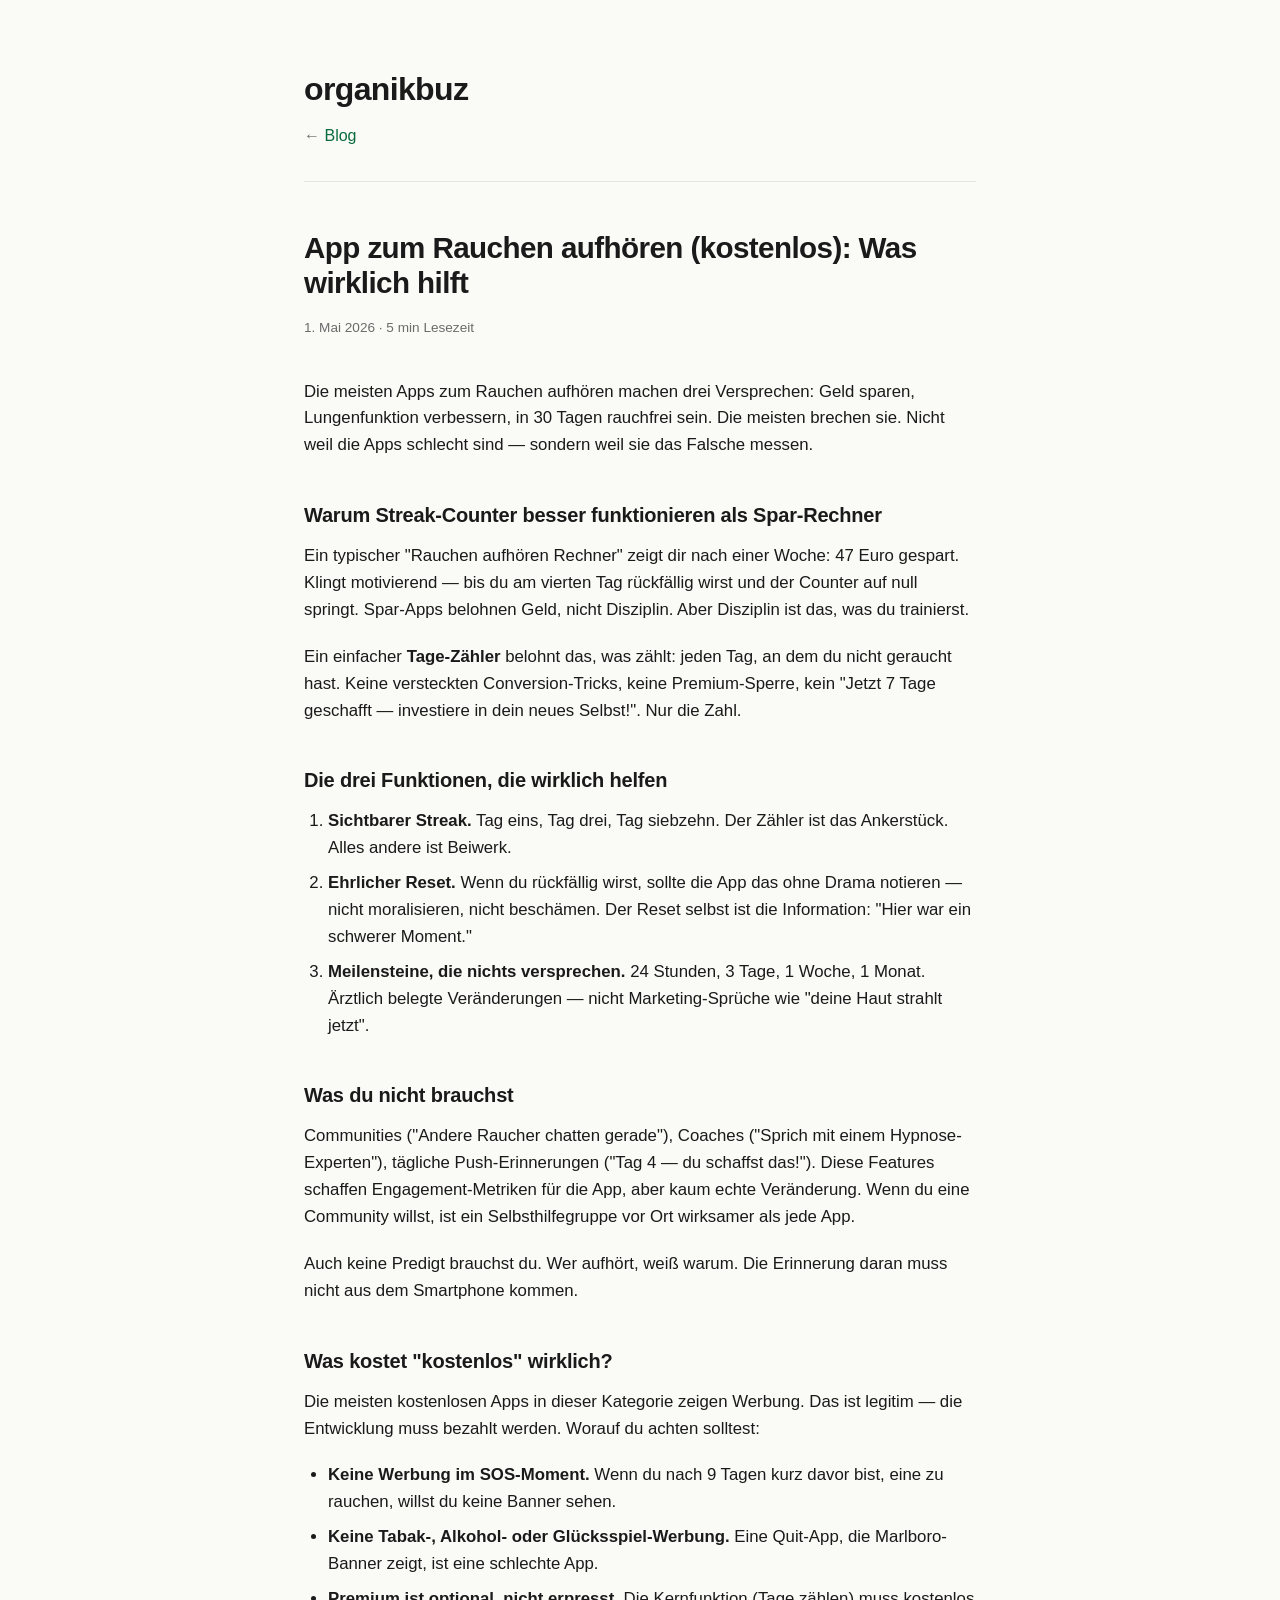
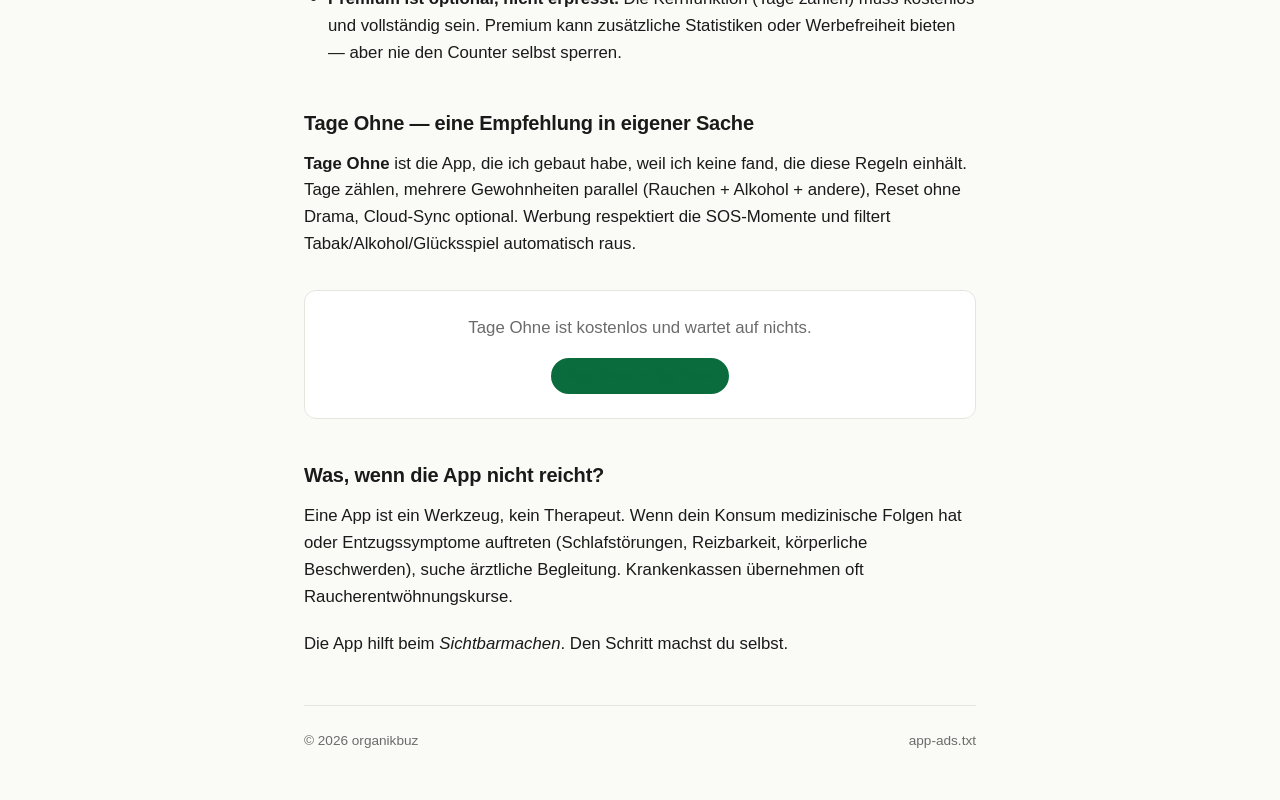
<file: blog/app-zum-rauchen-aufhoeren-kostenlos.html>
<!DOCTYPE html>
<html lang="de">
<head>
<meta charset="UTF-8">
<meta name="viewport" content="width=device-width, initial-scale=1">
<title>App zum Rauchen aufhören (kostenlos): Was wirklich hilft — organikbuz</title>
<meta name="description" content="Welche kostenlosen Apps zum Rauchstopp wirklich funktionieren. Ehrlicher Überblick über Tage-Zähler, Streak-Apps und was beim Aufhören tatsächlich hilft.">
<meta name="keywords" content="app rauchen aufhören, rauchen aufhören app kostenlos, sucht app, tage zähler, raucherentwöhnung app">
<link rel="stylesheet" href="/style.css">
</head>
<body>
<div class="container">

  <header>
    <h1><a href="/">organikbuz</a></h1>
    <p class="tagline">← <a href="/blog/" style="color: var(--accent); text-decoration: none;">Blog</a></p>
  </header>

  <article class="article">
    <h1>App zum Rauchen aufhören (kostenlos): Was wirklich hilft</h1>
    <p class="post-meta">1. Mai 2026 · 5 min Lesezeit</p>

    <p>Die meisten Apps zum Rauchen aufhören machen drei Versprechen: Geld sparen, Lungenfunktion verbessern, in 30 Tagen rauchfrei sein. Die meisten brechen sie. Nicht weil die Apps schlecht sind — sondern weil sie das Falsche messen.</p>

    <h3>Warum Streak-Counter besser funktionieren als Spar-Rechner</h3>

    <p>Ein typischer "Rauchen aufhören Rechner" zeigt dir nach einer Woche: 47 Euro gespart. Klingt motivierend — bis du am vierten Tag rückfällig wirst und der Counter auf null springt. Spar-Apps belohnen Geld, nicht Disziplin. Aber Disziplin ist das, was du trainierst.</p>

    <p>Ein einfacher <strong>Tage-Zähler</strong> belohnt das, was zählt: jeden Tag, an dem du nicht geraucht hast. Keine versteckten Conversion-Tricks, keine Premium-Sperre, kein "Jetzt 7 Tage geschafft — investiere in dein neues Selbst!". Nur die Zahl.</p>

    <h3>Die drei Funktionen, die wirklich helfen</h3>

    <ol>
      <li><strong>Sichtbarer Streak.</strong> Tag eins, Tag drei, Tag siebzehn. Der Zähler ist das Ankerstück. Alles andere ist Beiwerk.</li>
      <li><strong>Ehrlicher Reset.</strong> Wenn du rückfällig wirst, sollte die App das ohne Drama notieren — nicht moralisieren, nicht beschämen. Der Reset selbst ist die Information: "Hier war ein schwerer Moment."</li>
      <li><strong>Meilensteine, die nichts versprechen.</strong> 24 Stunden, 3 Tage, 1 Woche, 1 Monat. Ärztlich belegte Veränderungen — nicht Marketing-Sprüche wie "deine Haut strahlt jetzt".</li>
    </ol>

    <h3>Was du nicht brauchst</h3>

    <p>Communities ("Andere Raucher chatten gerade"), Coaches ("Sprich mit einem Hypnose-Experten"), tägliche Push-Erinnerungen ("Tag 4 — du schaffst das!"). Diese Features schaffen Engagement-Metriken für die App, aber kaum echte Veränderung. Wenn du eine Community willst, ist ein Selbsthilfegruppe vor Ort wirksamer als jede App.</p>

    <p>Auch keine Predigt brauchst du. Wer aufhört, weiß warum. Die Erinnerung daran muss nicht aus dem Smartphone kommen.</p>

    <h3>Was kostet "kostenlos" wirklich?</h3>

    <p>Die meisten kostenlosen Apps in dieser Kategorie zeigen Werbung. Das ist legitim — die Entwicklung muss bezahlt werden. Worauf du achten solltest:</p>

    <ul>
      <li><strong>Keine Werbung im SOS-Moment.</strong> Wenn du nach 9 Tagen kurz davor bist, eine zu rauchen, willst du keine Banner sehen.</li>
      <li><strong>Keine Tabak-, Alkohol- oder Glücksspiel-Werbung.</strong> Eine Quit-App, die Marlboro-Banner zeigt, ist eine schlechte App.</li>
      <li><strong>Premium ist optional, nicht erpresst.</strong> Die Kernfunktion (Tage zählen) muss kostenlos und vollständig sein. Premium kann zusätzliche Statistiken oder Werbefreiheit bieten — aber nie den Counter selbst sperren.</li>
    </ul>

    <h3>Tage Ohne — eine Empfehlung in eigener Sache</h3>

    <p><strong>Tage Ohne</strong> ist die App, die ich gebaut habe, weil ich keine fand, die diese Regeln einhält. Tage zählen, mehrere Gewohnheiten parallel (Rauchen + Alkohol + andere), Reset ohne Drama, Cloud-Sync optional. Werbung respektiert die SOS-Momente und filtert Tabak/Alkohol/Glücksspiel automatisch raus.</p>

    <div class="cta-box">
      <p>Tage Ohne ist kostenlos und wartet auf nichts.</p>
      <a class="badge badge-live" href="https://apps.apple.com/app/id6762144851">Tage Ohne im App Store</a>
    </div>

    <h3>Was, wenn die App nicht reicht?</h3>

    <p>Eine App ist ein Werkzeug, kein Therapeut. Wenn dein Konsum medizinische Folgen hat oder Entzugssymptome auftreten (Schlafstörungen, Reizbarkeit, körperliche Beschwerden), suche ärztliche Begleitung. Krankenkassen übernehmen oft Raucherentwöhnungskurse.</p>

    <p>Die App hilft beim <em>Sichtbarmachen</em>. Den Schritt machst du selbst.</p>
  </article>

  <footer>
    <span>&copy; 2026 organikbuz</span>
    <a href="/app-ads.txt">app-ads.txt</a>
  </footer>

</div>
</body>
</html>
</file>
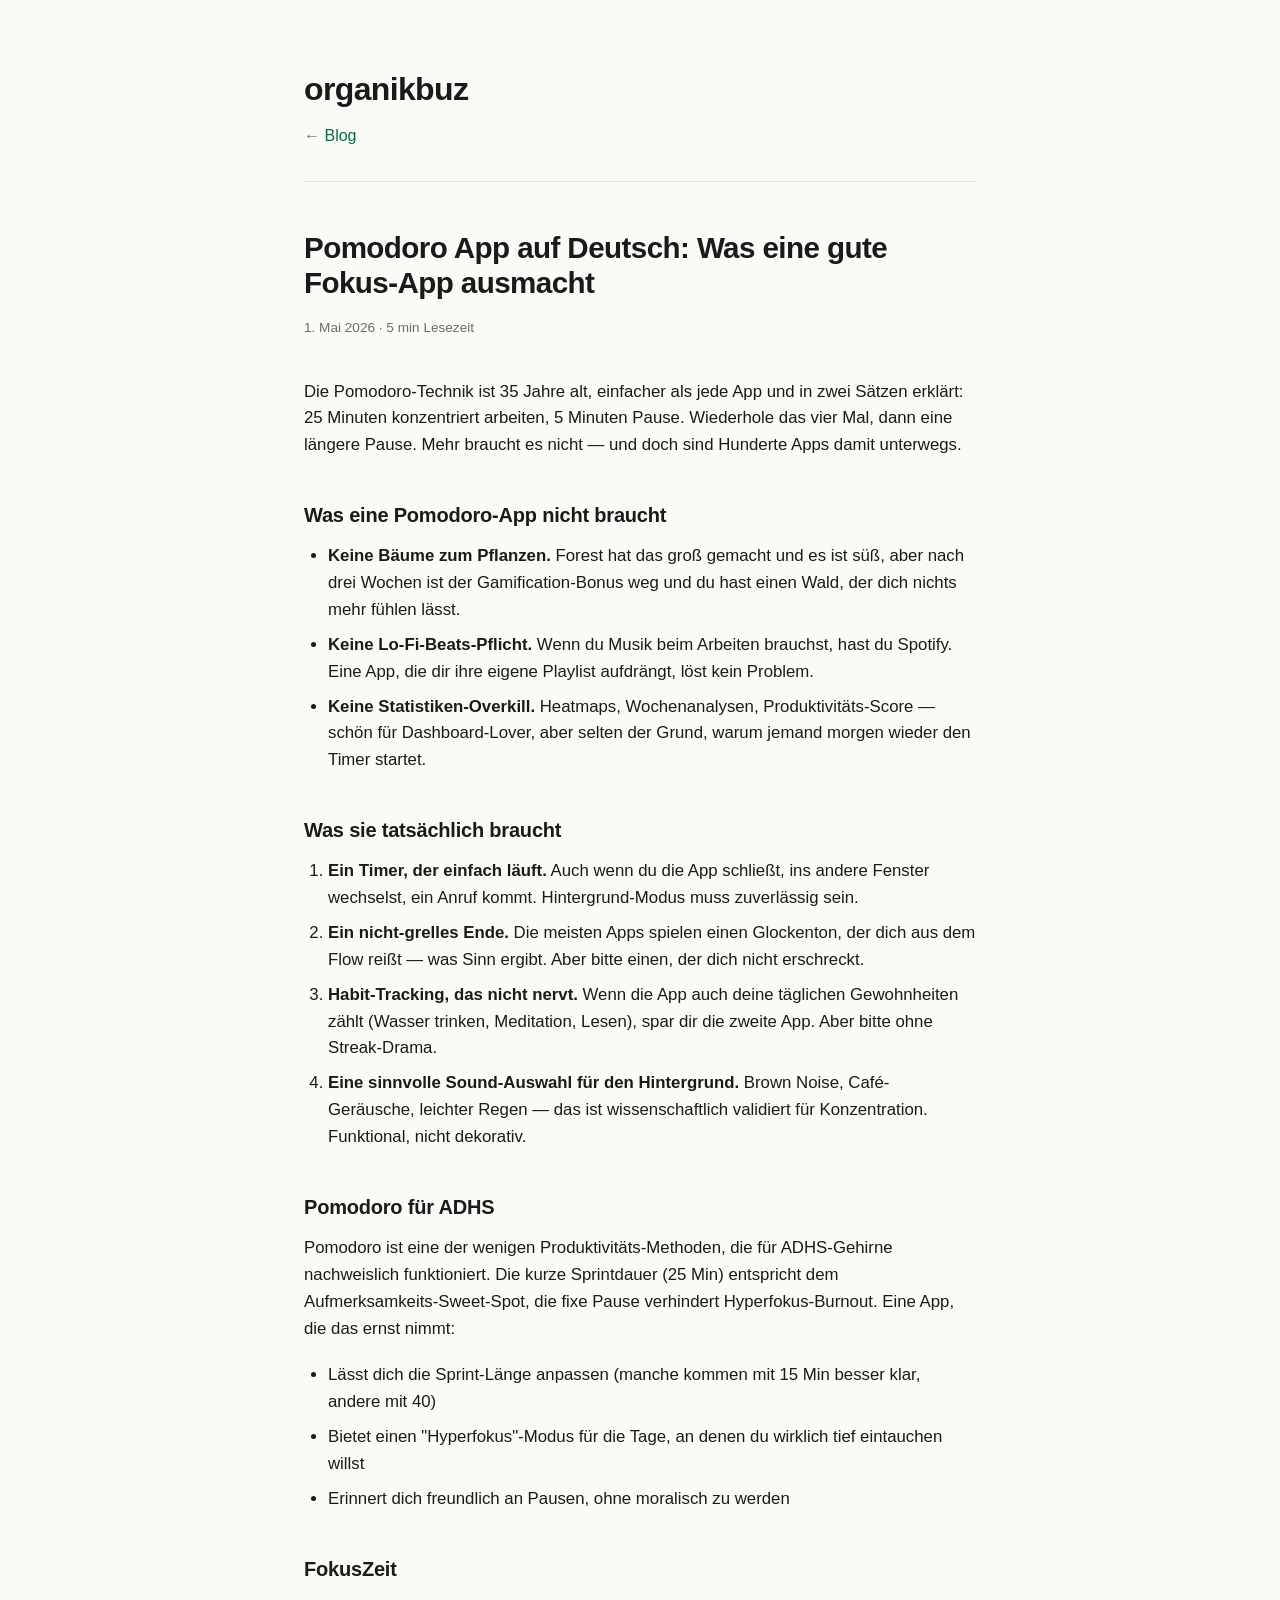
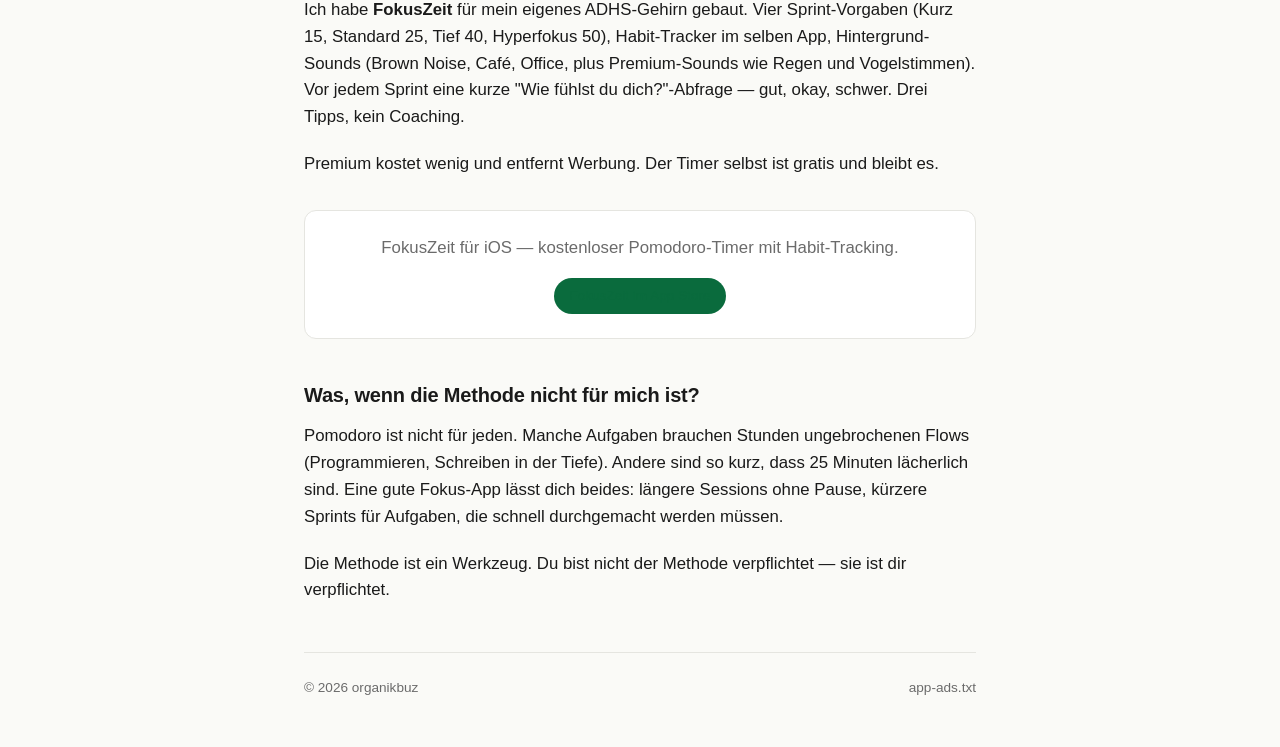
<file: blog/pomodoro-app-deutsch.html>
<!DOCTYPE html>
<html lang="de">
<head>
<meta charset="UTF-8">
<meta name="viewport" content="width=device-width, initial-scale=1">
<title>Pomodoro App auf Deutsch: Was eine gute Fokus-App ausmacht — organikbuz</title>
<meta name="description" content="25-Minuten-Sprints sind nur die halbe Miete. Welche Features einer Pomodoro-App wirklich beim Konzentrieren helfen — und welche nur Lärm sind.">
<meta name="keywords" content="pomodoro app deutsch, fokus app, konzentrations app, adhs app, pomodoro timer ios">
<link rel="stylesheet" href="/style.css">
</head>
<body>
<div class="container">

  <header>
    <h1><a href="/">organikbuz</a></h1>
    <p class="tagline">← <a href="/blog/" style="color: var(--accent); text-decoration: none;">Blog</a></p>
  </header>

  <article class="article">
    <h1>Pomodoro App auf Deutsch: Was eine gute Fokus-App ausmacht</h1>
    <p class="post-meta">1. Mai 2026 · 5 min Lesezeit</p>

    <p>Die Pomodoro-Technik ist 35 Jahre alt, einfacher als jede App und in zwei Sätzen erklärt: 25 Minuten konzentriert arbeiten, 5 Minuten Pause. Wiederhole das vier Mal, dann eine längere Pause. Mehr braucht es nicht — und doch sind Hunderte Apps damit unterwegs.</p>

    <h3>Was eine Pomodoro-App nicht braucht</h3>

    <ul>
      <li><strong>Keine Bäume zum Pflanzen.</strong> Forest hat das groß gemacht und es ist süß, aber nach drei Wochen ist der Gamification-Bonus weg und du hast einen Wald, der dich nichts mehr fühlen lässt.</li>
      <li><strong>Keine Lo-Fi-Beats-Pflicht.</strong> Wenn du Musik beim Arbeiten brauchst, hast du Spotify. Eine App, die dir ihre eigene Playlist aufdrängt, löst kein Problem.</li>
      <li><strong>Keine Statistiken-Overkill.</strong> Heatmaps, Wochenanalysen, Produktivitäts-Score — schön für Dashboard-Lover, aber selten der Grund, warum jemand morgen wieder den Timer startet.</li>
    </ul>

    <h3>Was sie tatsächlich braucht</h3>

    <ol>
      <li><strong>Ein Timer, der einfach läuft.</strong> Auch wenn du die App schließt, ins andere Fenster wechselst, ein Anruf kommt. Hintergrund-Modus muss zuverlässig sein.</li>
      <li><strong>Ein nicht-grelles Ende.</strong> Die meisten Apps spielen einen Glockenton, der dich aus dem Flow reißt — was Sinn ergibt. Aber bitte einen, der dich nicht erschreckt.</li>
      <li><strong>Habit-Tracking, das nicht nervt.</strong> Wenn die App auch deine täglichen Gewohnheiten zählt (Wasser trinken, Meditation, Lesen), spar dir die zweite App. Aber bitte ohne Streak-Drama.</li>
      <li><strong>Eine sinnvolle Sound-Auswahl für den Hintergrund.</strong> Brown Noise, Café-Geräusche, leichter Regen — das ist wissenschaftlich validiert für Konzentration. Funktional, nicht dekorativ.</li>
    </ol>

    <h3>Pomodoro für ADHS</h3>

    <p>Pomodoro ist eine der wenigen Produktivitäts-Methoden, die für ADHS-Gehirne nachweislich funktioniert. Die kurze Sprintdauer (25 Min) entspricht dem Aufmerksamkeits-Sweet-Spot, die fixe Pause verhindert Hyperfokus-Burnout. Eine App, die das ernst nimmt:</p>

    <ul>
      <li>Lässt dich die Sprint-Länge anpassen (manche kommen mit 15 Min besser klar, andere mit 40)</li>
      <li>Bietet einen "Hyperfokus"-Modus für die Tage, an denen du wirklich tief eintauchen willst</li>
      <li>Erinnert dich freundlich an Pausen, ohne moralisch zu werden</li>
    </ul>

    <h3>FokusZeit</h3>

    <p>Ich habe <strong>FokusZeit</strong> für mein eigenes ADHS-Gehirn gebaut. Vier Sprint-Vorgaben (Kurz 15, Standard 25, Tief 40, Hyperfokus 50), Habit-Tracker im selben App, Hintergrund-Sounds (Brown Noise, Café, Office, plus Premium-Sounds wie Regen und Vogelstimmen). Vor jedem Sprint eine kurze "Wie fühlst du dich?"-Abfrage — gut, okay, schwer. Drei Tipps, kein Coaching.</p>

    <p>Premium kostet wenig und entfernt Werbung. Der Timer selbst ist gratis und bleibt es.</p>

    <div class="cta-box">
      <p>FokusZeit für iOS — kostenloser Pomodoro-Timer mit Habit-Tracking.</p>
      <a class="badge badge-live" href="https://apps.apple.com/app/id6761782771">FokusZeit im App Store</a>
    </div>

    <h3>Was, wenn die Methode nicht für mich ist?</h3>

    <p>Pomodoro ist nicht für jeden. Manche Aufgaben brauchen Stunden ungebrochenen Flows (Programmieren, Schreiben in der Tiefe). Andere sind so kurz, dass 25 Minuten lächerlich sind. Eine gute Fokus-App lässt dich beides: längere Sessions ohne Pause, kürzere Sprints für Aufgaben, die schnell durchgemacht werden müssen.</p>

    <p>Die Methode ist ein Werkzeug. Du bist nicht der Methode verpflichtet — sie ist dir verpflichtet.</p>
  </article>

  <footer>
    <span>&copy; 2026 organikbuz</span>
    <a href="/app-ads.txt">app-ads.txt</a>
  </footer>

</div>
</body>
</html>
</file>
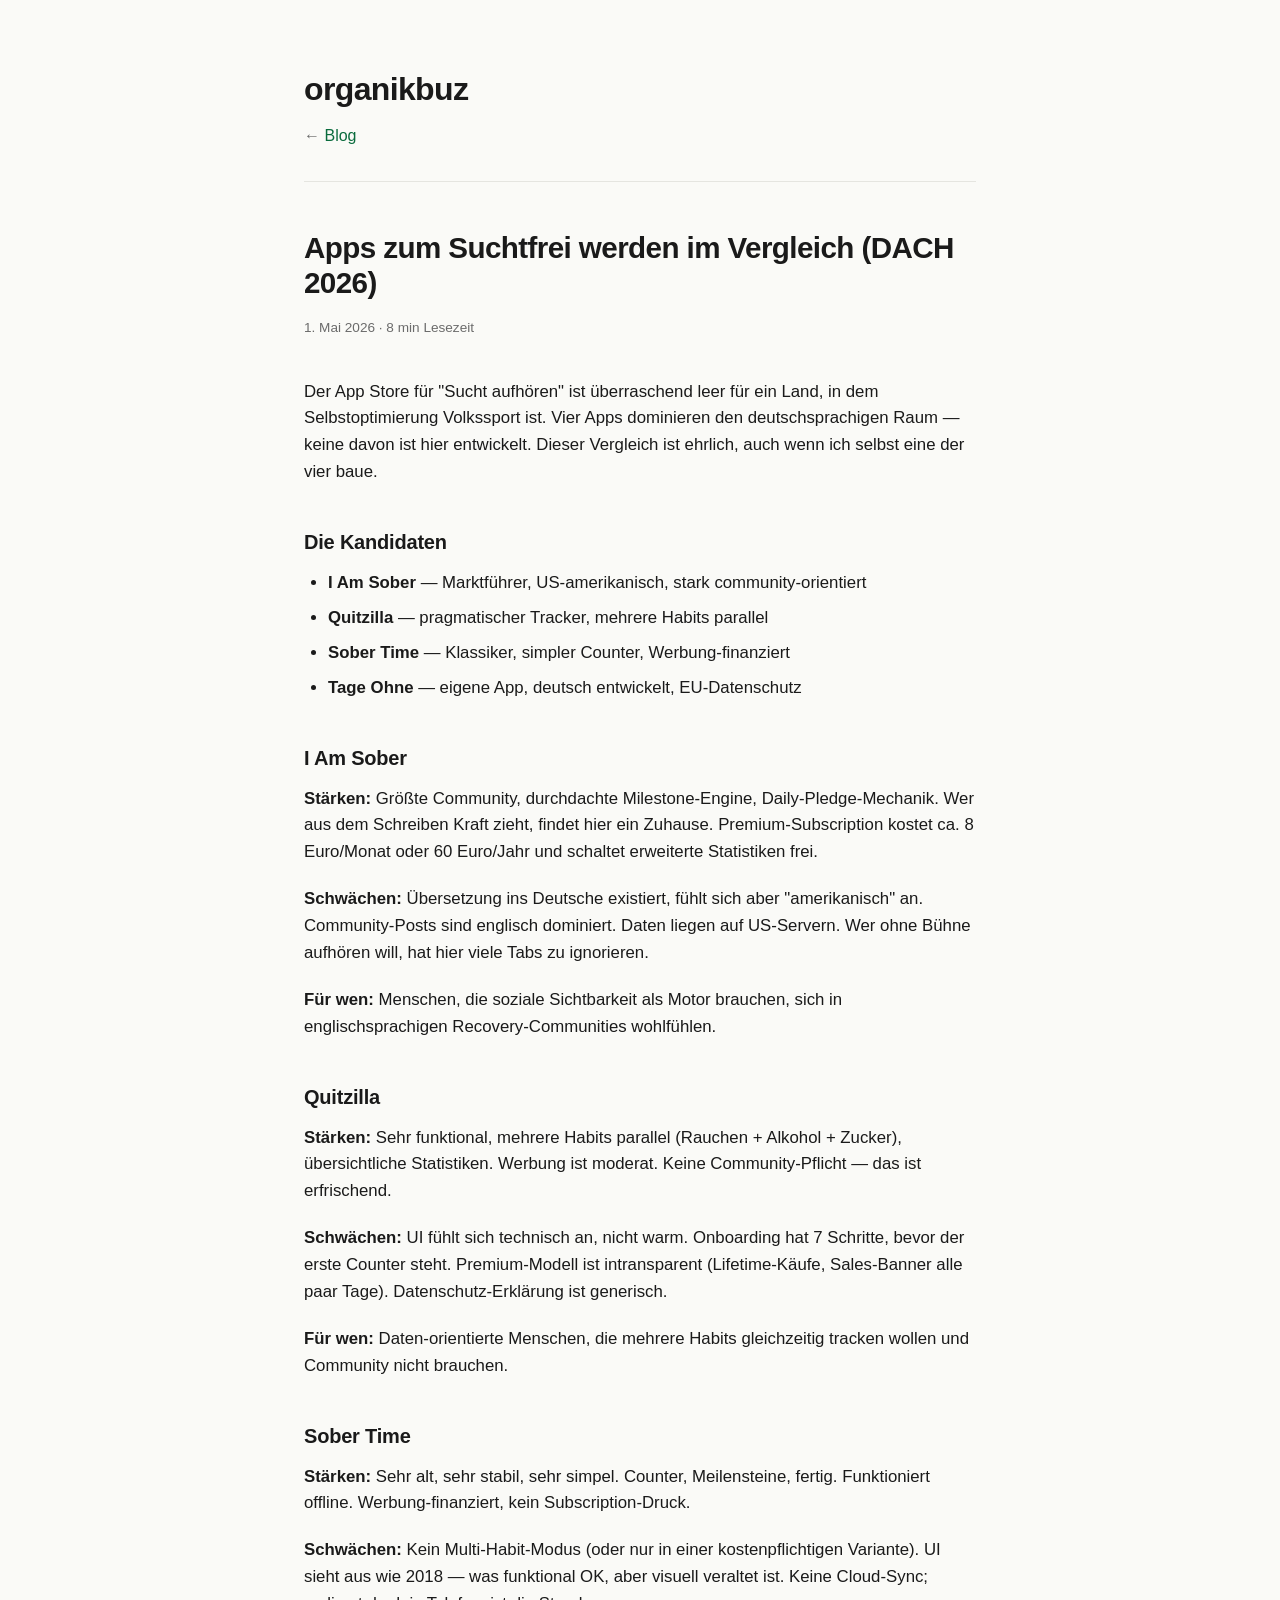
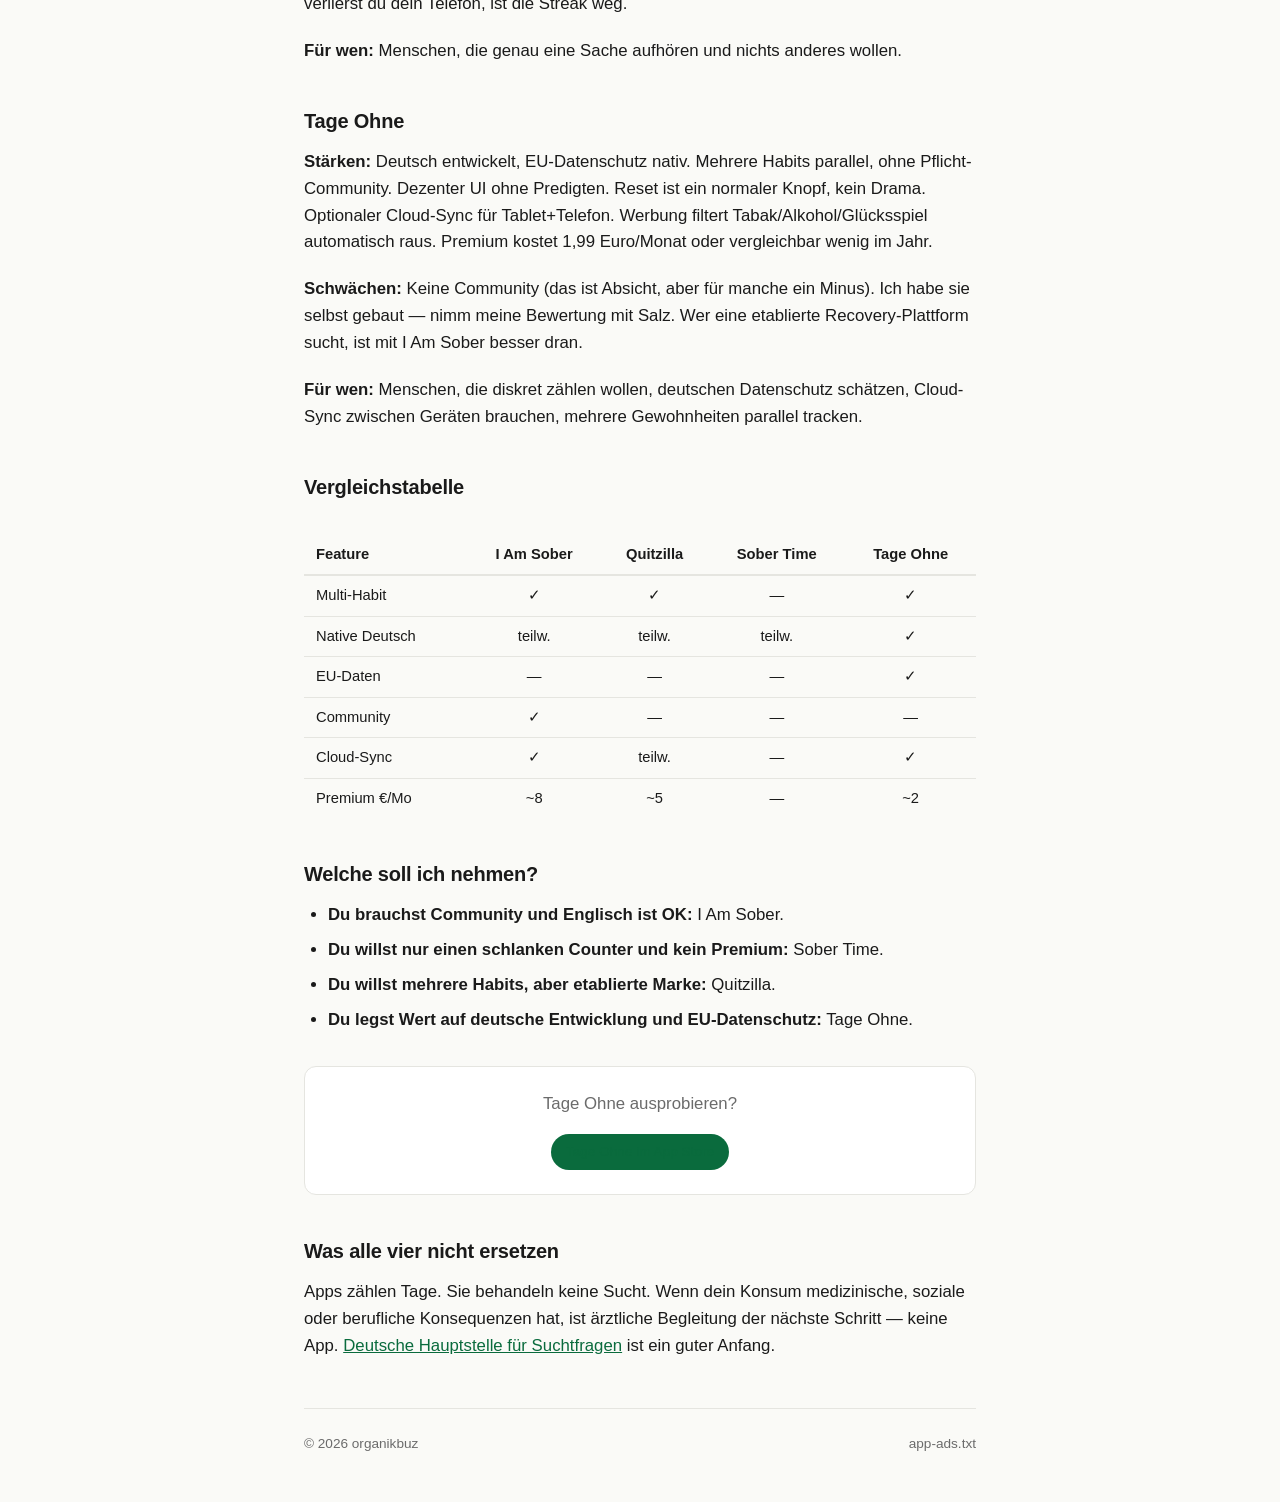
<file: blog/sucht-app-vergleich.html>
<!DOCTYPE html>
<html lang="de">
<head>
<meta charset="UTF-8">
<meta name="viewport" content="width=device-width, initial-scale=1">
<title>Apps zum Suchtfrei werden im Vergleich (DACH 2026) — organikbuz</title>
<meta name="description" content="Ehrlicher Vergleich der wichtigsten Quit-Tracker für den deutschsprachigen Raum: I Am Sober, Quitzilla, Sober Time, Tage Ohne. Was funktioniert für wen.">
<meta name="keywords" content="sucht app vergleich, quit habit tracker, i am sober alternative, sucht app deutsch, app sucht aufhören">
<link rel="stylesheet" href="/style.css">
</head>
<body>
<div class="container">

  <header>
    <h1><a href="/">organikbuz</a></h1>
    <p class="tagline">← <a href="/blog/" style="color: var(--accent); text-decoration: none;">Blog</a></p>
  </header>

  <article class="article">
    <h1>Apps zum Suchtfrei werden im Vergleich (DACH 2026)</h1>
    <p class="post-meta">1. Mai 2026 · 8 min Lesezeit</p>

    <p>Der App Store für "Sucht aufhören" ist überraschend leer für ein Land, in dem Selbstoptimierung Volkssport ist. Vier Apps dominieren den deutschsprachigen Raum — keine davon ist hier entwickelt. Dieser Vergleich ist ehrlich, auch wenn ich selbst eine der vier baue.</p>

    <h3>Die Kandidaten</h3>

    <ul>
      <li><strong>I Am Sober</strong> — Marktführer, US-amerikanisch, stark community-orientiert</li>
      <li><strong>Quitzilla</strong> — pragmatischer Tracker, mehrere Habits parallel</li>
      <li><strong>Sober Time</strong> — Klassiker, simpler Counter, Werbung-finanziert</li>
      <li><strong>Tage Ohne</strong> — eigene App, deutsch entwickelt, EU-Datenschutz</li>
    </ul>

    <h3>I Am Sober</h3>

    <p><strong>Stärken:</strong> Größte Community, durchdachte Milestone-Engine, Daily-Pledge-Mechanik. Wer aus dem Schreiben Kraft zieht, findet hier ein Zuhause. Premium-Subscription kostet ca. 8 Euro/Monat oder 60 Euro/Jahr und schaltet erweiterte Statistiken frei.</p>

    <p><strong>Schwächen:</strong> Übersetzung ins Deutsche existiert, fühlt sich aber "amerikanisch" an. Community-Posts sind englisch dominiert. Daten liegen auf US-Servern. Wer ohne Bühne aufhören will, hat hier viele Tabs zu ignorieren.</p>

    <p><strong>Für wen:</strong> Menschen, die soziale Sichtbarkeit als Motor brauchen, sich in englischsprachigen Recovery-Communities wohlfühlen.</p>

    <h3>Quitzilla</h3>

    <p><strong>Stärken:</strong> Sehr funktional, mehrere Habits parallel (Rauchen + Alkohol + Zucker), übersichtliche Statistiken. Werbung ist moderat. Keine Community-Pflicht — das ist erfrischend.</p>

    <p><strong>Schwächen:</strong> UI fühlt sich technisch an, nicht warm. Onboarding hat 7 Schritte, bevor der erste Counter steht. Premium-Modell ist intransparent (Lifetime-Käufe, Sales-Banner alle paar Tage). Datenschutz-Erklärung ist generisch.</p>

    <p><strong>Für wen:</strong> Daten-orientierte Menschen, die mehrere Habits gleichzeitig tracken wollen und Community nicht brauchen.</p>

    <h3>Sober Time</h3>

    <p><strong>Stärken:</strong> Sehr alt, sehr stabil, sehr simpel. Counter, Meilensteine, fertig. Funktioniert offline. Werbung-finanziert, kein Subscription-Druck.</p>

    <p><strong>Schwächen:</strong> Kein Multi-Habit-Modus (oder nur in einer kostenpflichtigen Variante). UI sieht aus wie 2018 — was funktional OK, aber visuell veraltet ist. Keine Cloud-Sync; verlierst du dein Telefon, ist die Streak weg.</p>

    <p><strong>Für wen:</strong> Menschen, die genau eine Sache aufhören und nichts anderes wollen.</p>

    <h3>Tage Ohne</h3>

    <p><strong>Stärken:</strong> Deutsch entwickelt, EU-Datenschutz nativ. Mehrere Habits parallel, ohne Pflicht-Community. Dezenter UI ohne Predigten. Reset ist ein normaler Knopf, kein Drama. Optionaler Cloud-Sync für Tablet+Telefon. Werbung filtert Tabak/Alkohol/Glücksspiel automatisch raus. Premium kostet 1,99 Euro/Monat oder vergleichbar wenig im Jahr.</p>

    <p><strong>Schwächen:</strong> Keine Community (das ist Absicht, aber für manche ein Minus). Ich habe sie selbst gebaut — nimm meine Bewertung mit Salz. Wer eine etablierte Recovery-Plattform sucht, ist mit I Am Sober besser dran.</p>

    <p><strong>Für wen:</strong> Menschen, die diskret zählen wollen, deutschen Datenschutz schätzen, Cloud-Sync zwischen Geräten brauchen, mehrere Gewohnheiten parallel tracken.</p>

    <h3>Vergleichstabelle</h3>

    <p style="overflow-x: auto;">
    <table style="width: 100%; border-collapse: collapse; font-size: 0.92rem; margin: 1rem 0;">
      <thead>
        <tr style="border-bottom: 2px solid var(--border);">
          <th style="text-align: left; padding: 0.5rem 0.75rem;">Feature</th>
          <th style="padding: 0.5rem 0.75rem;">I Am Sober</th>
          <th style="padding: 0.5rem 0.75rem;">Quitzilla</th>
          <th style="padding: 0.5rem 0.75rem;">Sober Time</th>
          <th style="padding: 0.5rem 0.75rem;">Tage Ohne</th>
        </tr>
      </thead>
      <tbody>
        <tr style="border-bottom: 1px solid var(--border);"><td style="padding: 0.5rem 0.75rem;">Multi-Habit</td><td style="text-align: center;">✓</td><td style="text-align: center;">✓</td><td style="text-align: center;">—</td><td style="text-align: center;">✓</td></tr>
        <tr style="border-bottom: 1px solid var(--border);"><td style="padding: 0.5rem 0.75rem;">Native Deutsch</td><td style="text-align: center;">teilw.</td><td style="text-align: center;">teilw.</td><td style="text-align: center;">teilw.</td><td style="text-align: center;">✓</td></tr>
        <tr style="border-bottom: 1px solid var(--border);"><td style="padding: 0.5rem 0.75rem;">EU-Daten</td><td style="text-align: center;">—</td><td style="text-align: center;">—</td><td style="text-align: center;">—</td><td style="text-align: center;">✓</td></tr>
        <tr style="border-bottom: 1px solid var(--border);"><td style="padding: 0.5rem 0.75rem;">Community</td><td style="text-align: center;">✓</td><td style="text-align: center;">—</td><td style="text-align: center;">—</td><td style="text-align: center;">—</td></tr>
        <tr style="border-bottom: 1px solid var(--border);"><td style="padding: 0.5rem 0.75rem;">Cloud-Sync</td><td style="text-align: center;">✓</td><td style="text-align: center;">teilw.</td><td style="text-align: center;">—</td><td style="text-align: center;">✓</td></tr>
        <tr><td style="padding: 0.5rem 0.75rem;">Premium €/Mo</td><td style="text-align: center;">~8</td><td style="text-align: center;">~5</td><td style="text-align: center;">—</td><td style="text-align: center;">~2</td></tr>
      </tbody>
    </table>
    </p>

    <h3>Welche soll ich nehmen?</h3>

    <ul>
      <li><strong>Du brauchst Community und Englisch ist OK:</strong> I Am Sober.</li>
      <li><strong>Du willst nur einen schlanken Counter und kein Premium:</strong> Sober Time.</li>
      <li><strong>Du willst mehrere Habits, aber etablierte Marke:</strong> Quitzilla.</li>
      <li><strong>Du legst Wert auf deutsche Entwicklung und EU-Datenschutz:</strong> Tage Ohne.</li>
    </ul>

    <div class="cta-box">
      <p>Tage Ohne ausprobieren?</p>
      <a class="badge badge-live" href="https://apps.apple.com/app/id6762144851">Tage Ohne im App Store</a>
    </div>

    <h3>Was alle vier nicht ersetzen</h3>

    <p>Apps zählen Tage. Sie behandeln keine Sucht. Wenn dein Konsum medizinische, soziale oder berufliche Konsequenzen hat, ist ärztliche Begleitung der nächste Schritt — keine App. <a href="https://www.suchthilfe.de" target="_blank" rel="noopener">Deutsche Hauptstelle für Suchtfragen</a> ist ein guter Anfang.</p>
  </article>

  <footer>
    <span>&copy; 2026 organikbuz</span>
    <a href="/app-ads.txt">app-ads.txt</a>
  </footer>

</div>
</body>
</html>
</file>
<file: style.css>
:root {
  --bg: #fafaf7;
  --surface: #ffffff;
  --text: #1a1a1a;
  --muted: #6b6b6b;
  --border: #e5e5e0;
  --accent: #0a6b3d;
}
* { box-sizing: border-box; }
html, body { margin: 0; padding: 0; }
body {
  font-family: -apple-system, BlinkMacSystemFont, "Segoe UI", "Helvetica Neue", sans-serif;
  background: var(--bg);
  color: var(--text);
  line-height: 1.6;
  -webkit-font-smoothing: antialiased;
}
.container {
  max-width: 720px;
  margin: 0 auto;
  padding: 4rem 1.5rem 3rem;
}
header {
  border-bottom: 1px solid var(--border);
  padding-bottom: 2rem;
  margin-bottom: 3rem;
}
header a {
  color: inherit;
  text-decoration: none;
}
h1 {
  font-size: 2rem;
  margin: 0 0 0.5rem 0;
  letter-spacing: -0.02em;
}
.tagline {
  color: var(--muted);
  margin: 0;
}
h2 {
  font-size: 0.85rem;
  text-transform: uppercase;
  letter-spacing: 0.1em;
  color: var(--muted);
  margin: 0 0 1.25rem 0;
  font-weight: 600;
}
section { margin-bottom: 3rem; }
.app {
  background: var(--surface);
  border: 1px solid var(--border);
  border-radius: 12px;
  padding: 1.25rem 1.5rem;
  margin-bottom: 0.75rem;
  display: flex;
  justify-content: space-between;
  align-items: center;
  gap: 1rem;
  flex-wrap: wrap;
}
.app-info { flex: 1; min-width: 220px; }
.app-name {
  font-weight: 600;
  font-size: 1.05rem;
  margin: 0 0 0.2rem 0;
}
.app-desc {
  color: var(--muted);
  margin: 0;
  font-size: 0.92rem;
}
.badge {
  display: inline-block;
  padding: 0.45rem 0.95rem;
  border-radius: 999px;
  font-size: 0.85rem;
  font-weight: 500;
  text-decoration: none;
  white-space: nowrap;
  transition: opacity 0.15s ease;
}
.badge-live {
  background: var(--accent);
  color: white;
}
.badge-live:hover { opacity: 0.85; }
.badge-soon {
  background: #f0efe9;
  color: var(--muted);
}
.contact p { margin: 0; }
.contact a {
  color: var(--accent);
  text-decoration: none;
}
.contact a:hover { text-decoration: underline; }
footer {
  margin-top: 3rem;
  padding-top: 1.5rem;
  border-top: 1px solid var(--border);
  color: var(--muted);
  font-size: 0.85rem;
  display: flex;
  justify-content: space-between;
  flex-wrap: wrap;
  gap: 1rem;
}
footer a {
  color: var(--muted);
  text-decoration: none;
}
footer a:hover { color: var(--text); }

/* Blog list */
.post-list {
  list-style: none;
  padding: 0;
  margin: 0;
}
.post-list li {
  border-bottom: 1px solid var(--border);
  padding: 1.25rem 0;
}
.post-list li:last-child { border-bottom: none; }
.post-list a {
  color: var(--text);
  text-decoration: none;
  display: block;
}
.post-list a:hover .post-title { color: var(--accent); }
.post-title {
  font-weight: 600;
  font-size: 1.05rem;
  margin: 0 0 0.3rem 0;
  transition: color 0.15s ease;
}
.post-meta {
  color: var(--muted);
  font-size: 0.85rem;
  margin: 0 0 0.5rem 0;
}
.post-excerpt {
  color: var(--muted);
  margin: 0;
  font-size: 0.95rem;
}

/* Article (single post) */
.article {
  font-size: 1.05rem;
}
.article h1 {
  font-size: 1.85rem;
  margin: 0 0 1rem 0;
  letter-spacing: -0.02em;
  line-height: 1.2;
}
.article .post-meta {
  margin-bottom: 2.5rem;
}
.article h3 {
  font-size: 1.25rem;
  margin: 2.5rem 0 0.75rem 0;
  letter-spacing: -0.01em;
}
.article p {
  margin: 0 0 1.25rem 0;
}
.article ul, .article ol {
  margin: 0 0 1.5rem 0;
  padding-left: 1.5rem;
}
.article li { margin-bottom: 0.5rem; }
.article a {
  color: var(--accent);
}
.article blockquote {
  margin: 1.75rem 0;
  padding: 1rem 1.5rem;
  background: var(--surface);
  border-left: 3px solid var(--accent);
  border-radius: 6px;
  color: var(--muted);
  font-style: italic;
}
.cta-box {
  background: var(--surface);
  border: 1px solid var(--border);
  border-radius: 12px;
  padding: 1.5rem;
  margin: 2rem 0;
  text-align: center;
}
.cta-box p {
  margin: 0 0 1rem 0;
  color: var(--muted);
}
</file>
